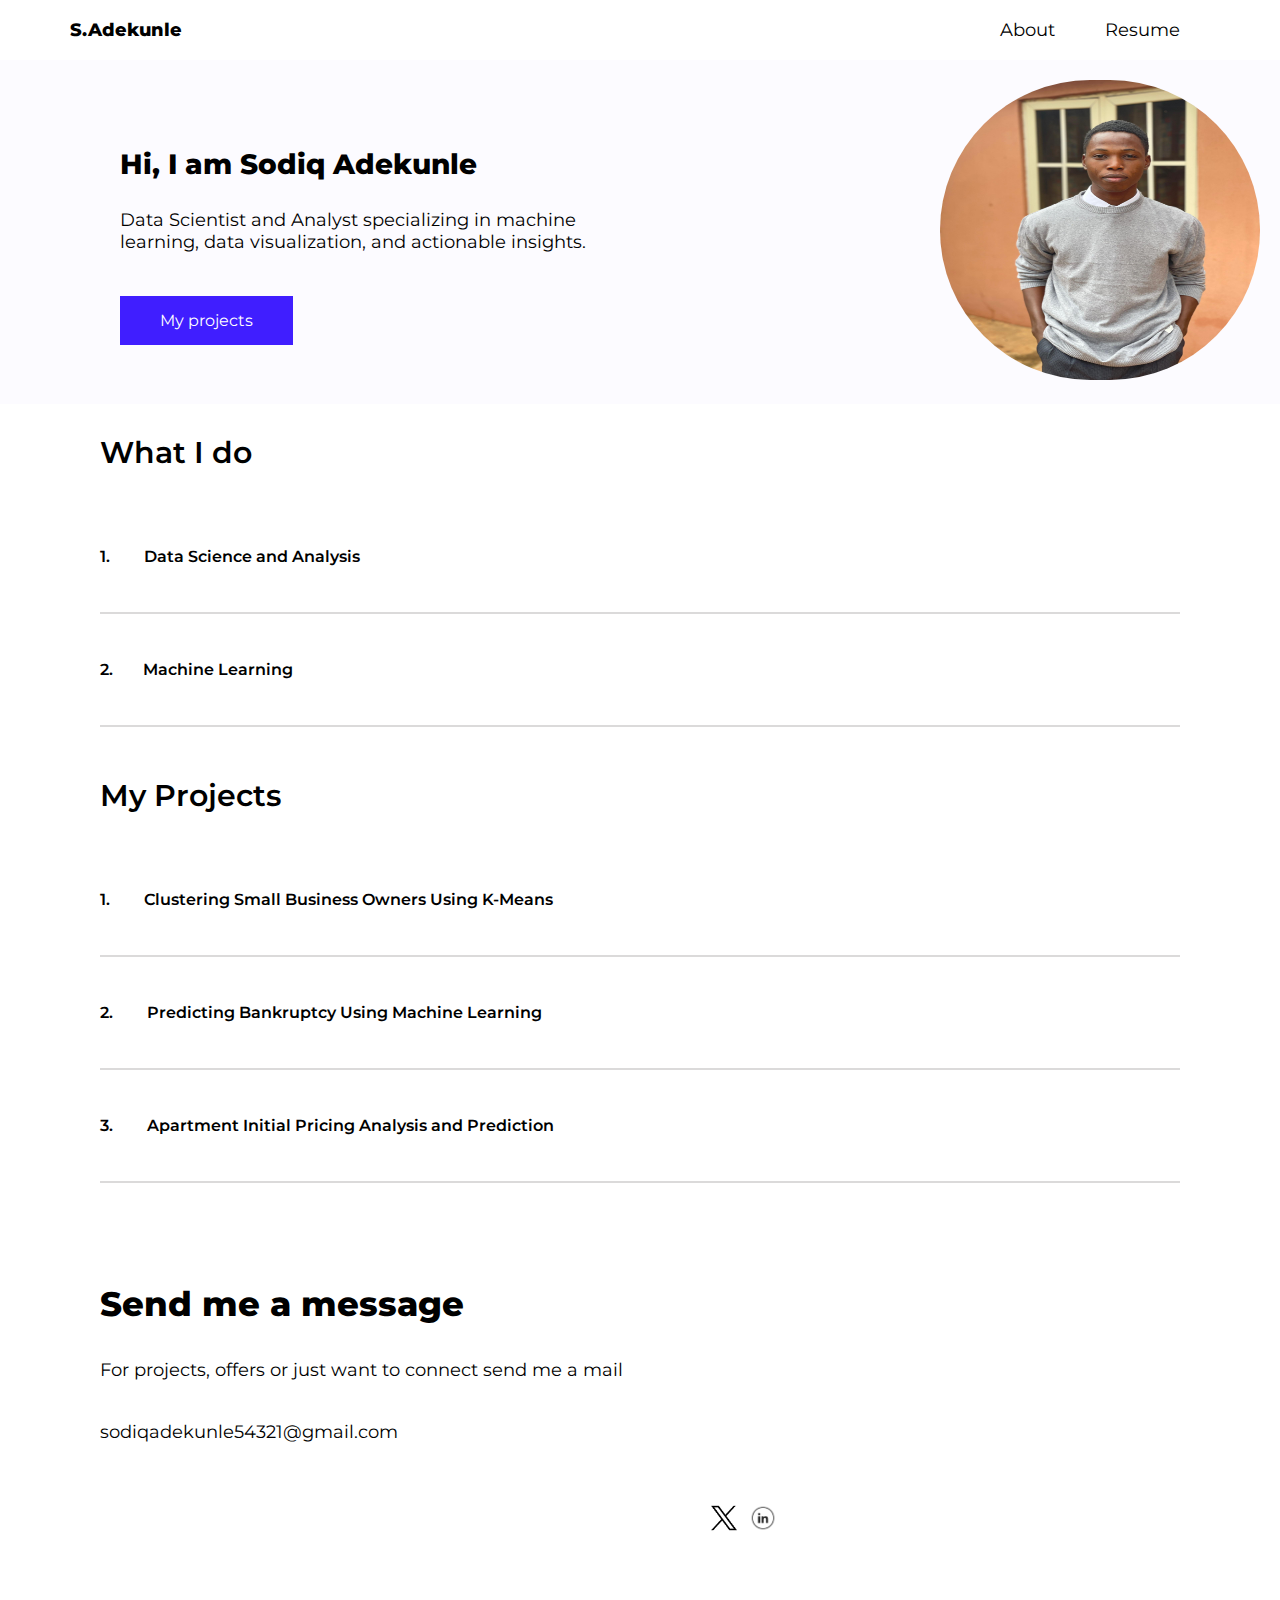
<file: index.html>
<!DOCTYPE html>
<html>
    <head>
       <title> myportfolio</title>
       <link rel="stylesheet" href="home.css"> 
       <link rel="stylesheet" href="faq.css">
       <link rel="preconnect" href="https://fonts.googleapis.com">
<link rel="preconnect" href="https://fonts.gstatic.com" crossorigin>
<link href="https://fonts.googleapis.com/css2?family=Montserrat:ital,wght@0,100..900;1,100..900&display=swap" 
rel="stylesheet">
    </head>
    <body>
       
        <div class="navigation-section">
            <div class="left-section">S.Adekunle</div>
            <div class="right-section">
           <p><a href="about.html">About</a></p> 
           <p> <a href="https://drive.google.com/file/d/1R9l2eqqvtqWJ4jzNh0BDu46OYABlAHfU/view?usp=sharing">Resume </a></p> 
           
            </div>
        </div>
       
        <div class="section1">
            <div>
                <p class="name-paragraph">Hi, I am Sodiq Adekunle</p>
                <p class="intro-paragraph">Data Scientist and Analyst specializing in machine learning, 
                    data visualization, and actionable insights.</p>
                    <button class="project-button"> My projects</button>
            </div>
            <div>
                <img class="mypic" src="pics/mypic.jpeg" alt="">
            </div>
            </div>


            <div class="project-head">What I do</div>

        
            <div class="faq">
                <div class="question">
                   <p class="head">1. <span class="highlight">Data Science and Analysis</span></p>
                </div>
    
                <div class="answer">
                    <p>Python, Pandas, Numpy, Matplotlib, Seaborn, Plotly, PowerBI.
                    </p>
                </div>
            </div>
    

            <div class="faq">
                <div class="question">
                   <p class="head">2.<span class="highlight">Machine Learning</span></p>
                </div>
    
                <div class="answer">
                    <p>
                        Scikit-learn.
                    </p>
                </div>
            </div>




        <div class="project-head_2">My Projects</div>

        
        <div class="faq">
            <div class="question">
               <p class="head">1. <span class="highlight">Clustering Small Business Owners Using K-Means</span></p>
            </div>

            <div class="answer" >
                <p>This project aimed to analyze the financial profiles of small business owners and non-business owners, identify
                    patterns, and create clusters of small business owners with similar financial characteristics. The study involved exploratory 
                    data analysis, dimensionality reduction, and clustering using machine learning techniques.</p>
                    
                    <p>
                        The project utilized Python with Pandas and NumPy for data analysis and Matplotlib, Seaborn,
                         and Plotly for visualizations. Machine learning tasks included K-Means Clustering for 
                         segmentation and PCA for dimensionality reduction, both implemented using scikit-learn.
                    </p>
                    <a class="project-link" href="project1.html">Case study</a>
                    <a class="project-link_2" href="https://github.com/damilola-korede/Python_Data_Analysis_codes/blob/main/Kmeans%20Clustering%20for%20small%20businesses.ipynb" target="_blank">Link to Github</a>
            </div>
        </div>



        <div class="faq">
            <div class="question">
                <p class="head">2. <span class="highlight">Predicting Bankruptcy Using Machine Learning</span></p>
            </div>
            
            <div class="answer">
                <p>The goal of this project was to develop a machine learning model 
                    to predict whether a company would go bankrupt based on financial 
                    indicators. The project involved preprocessing an imbalanced dataset, 
                    training a model, and evaluating its performance to achieve high 
                    accuracy and reliability.</p>
                    <p>
                         
                        Pandas and NumPy were used for data preprocessing and Matplotlib and Seaborn 
                        for visualizations. Scikit-learn was used to train and evaluate a 
                        Random Forest Classifier, with performance assessed using metrics like 
                        the confusion matrix.

                    </p>
                    <a class="project-link" href="project2.html">Case study</a>
                    <a class="project-link_2" href="https://github.com/damilola-korede/Python_Data_Analysis_codes/blob/main/Bankruptcy.ipynb" target="_blank">Link to Github</a>
            </div>
        </div>


        <div class="faq">
            <div class="question">
                <p class="head">3. <span class="highlight">Apartment Initial Pricing 
                    Analysis and Prediction </span></p>
            </div>
            
            <div class="answer">
                <p>The project aimed to analyze the initial costs of apartments 
                    across different boroughs, identify trends, and predict future 
                    values using regression models.</p>
                    <p>
                        The project used pandas for data handling, matplotlib, seaborn,
                        and plotly.express for visualization, and sklearn with Ridge 
                        regression for modeling. ipywidgets added interactivity to the analysis.
                    </p>
                    <a class="project-link" href="project3.html">Case study</a>
                    <a class="project-link_2" href="https://github.com/damilola-korede/Python_Data_Analysis_codes/blob/main/Initial%20Price%20Prediction.ipynb" target="_blank">Link to Github</a>
            </div>
        </div>

        
    
        <p class="send-message">Send me a message</p>
        <p class="message-text">For projects, offers or just want 
            to connect send me a mail</p>
            <p class="mail">sodiqadekunle54321@gmail.com</p>
      

            <div class="logo-box">
                <a href="https://x.com/Adekunl40642977"><img class="logo" src="pics/x-logo-removebg-preview.png"></a>
                    <a href="https://www.linkedin.com/in/sodiq-adekunle-79381a201/"><img class="logo" src="pics/linked2-removebg-preview.png"></a>
            </div>

            <script src="./app.js"></script>
    </body>
</html>
</file>
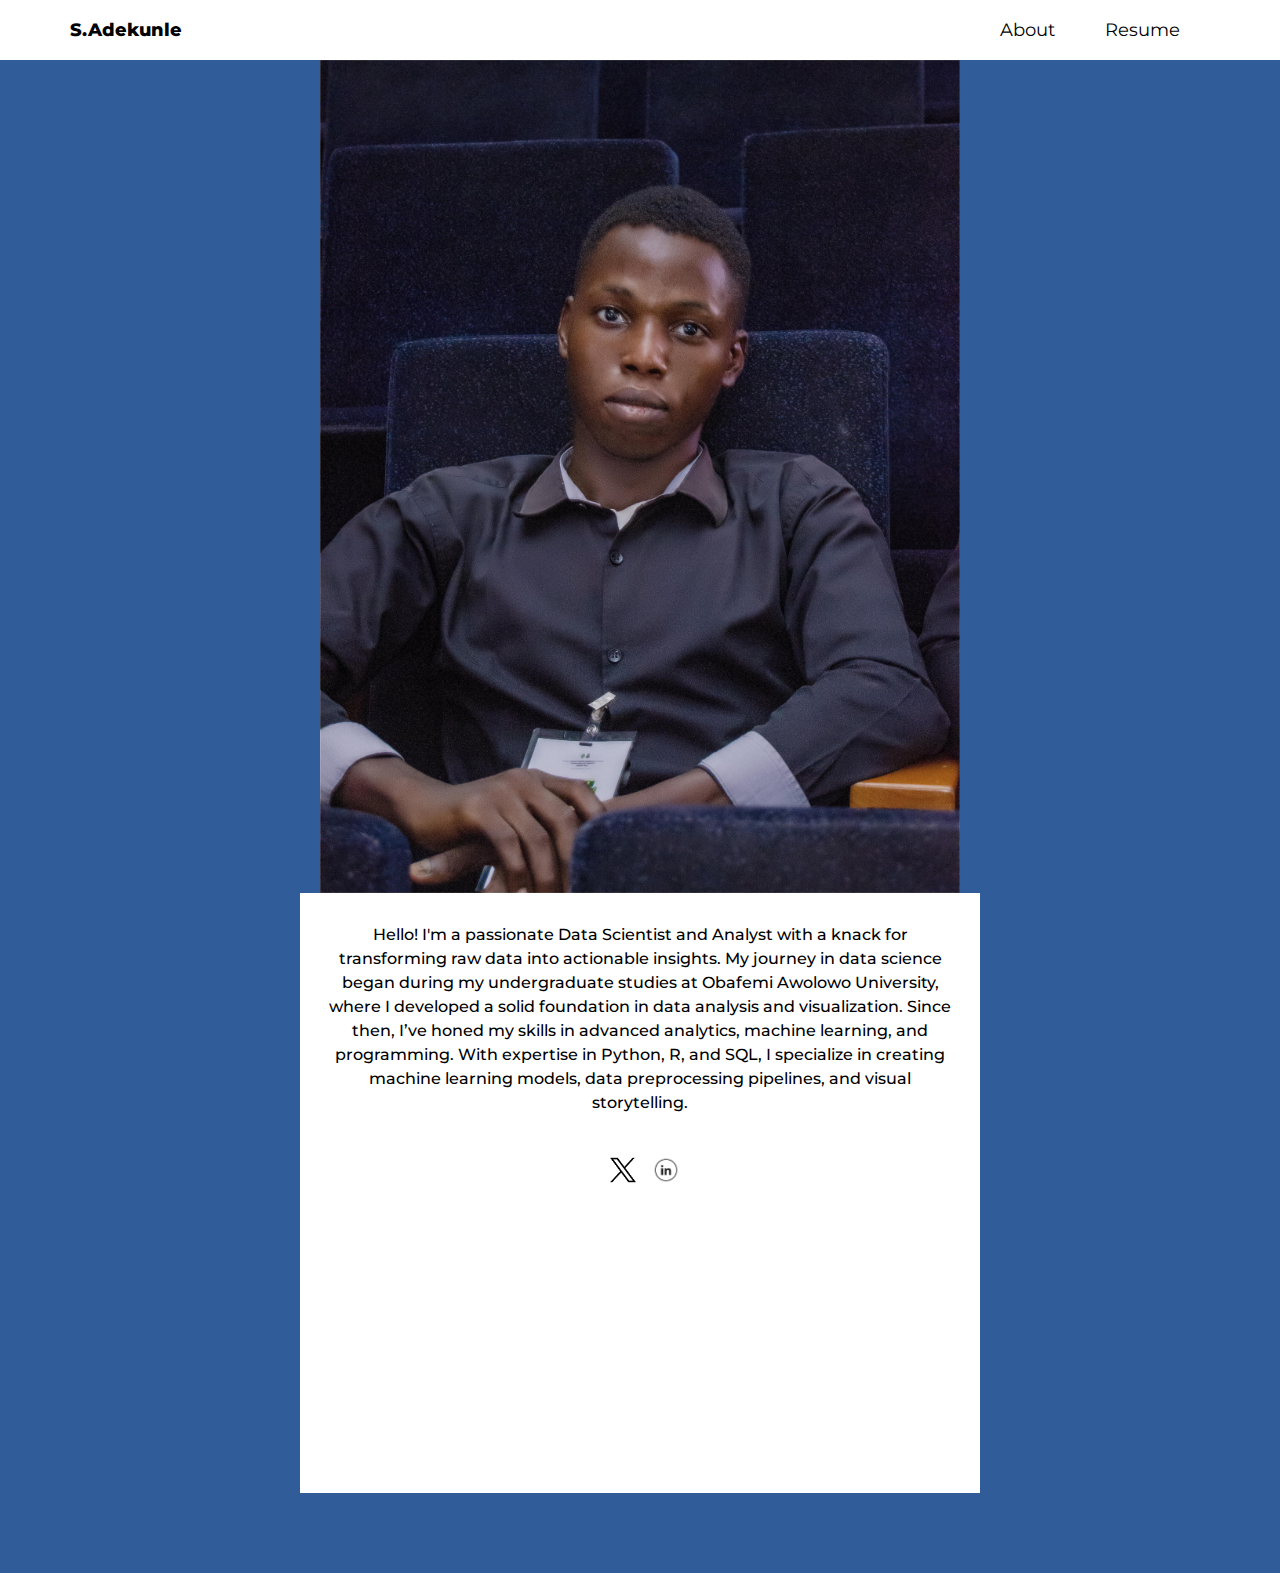
<file: about.html>
<!DOCTYPE html>
<html>
    <head>
       <title> about me</title>
       <link rel="stylesheet" href="about.css"> 
       <link rel="stylesheet" href="home.css"> 
       <link rel="preconnect" href="https://fonts.googleapis.com">
<link rel="preconnect" href="https://fonts.gstatic.com" crossorigin>
<link href="https://fonts.googleapis.com/css2?family=Montserrat:ital,wght@0,100..900;1,100..900&display=swap" 
rel="stylesheet">
    </head>

    <body>
       
        <div class="navigation-section">
            <div class="left-section"><a href="index.html">S.Adekunle</a></div>
            <div class="right-section">
           <p>About</p> 
           <p> <a href="https://drive.google.com/file/d/1R9l2eqqvtqWJ4jzNh0BDu46OYABlAHfU/view?usp=sharing">Resume </a></p> 
            </div>
        </div>

        <div class="img-box"> <img class="model-img" src="pics/mypic2.jpg"></div>

        <div class="about-text">
            <div>
                Hello! I'm a passionate Data Scientist and Analyst with a knack for transforming raw data into actionable insights. 
                My journey in data science began during my undergraduate studies at Obafemi Awolowo University, where I developed a 
                solid foundation in data analysis and visualization. Since then, I’ve honed my skills in advanced analytics, machine learning,
                and programming. With expertise in Python, R, and SQL, I specialize in creating machine learning models, 
                data preprocessing pipelines, and visual storytelling.
            </div>

           
                <a href="https://x.com/Adekunl40642977"><img class="logo" src="pics/x-logo-removebg-preview.png"></a>
                 <a href="https://www.linkedin.com/in/sodiq-adekunle-79381a201/"><img class="logo" src="pics/linked2-removebg-preview.png"></a>
           
            
        </div>
       

       
    </body>
</html>
</file>
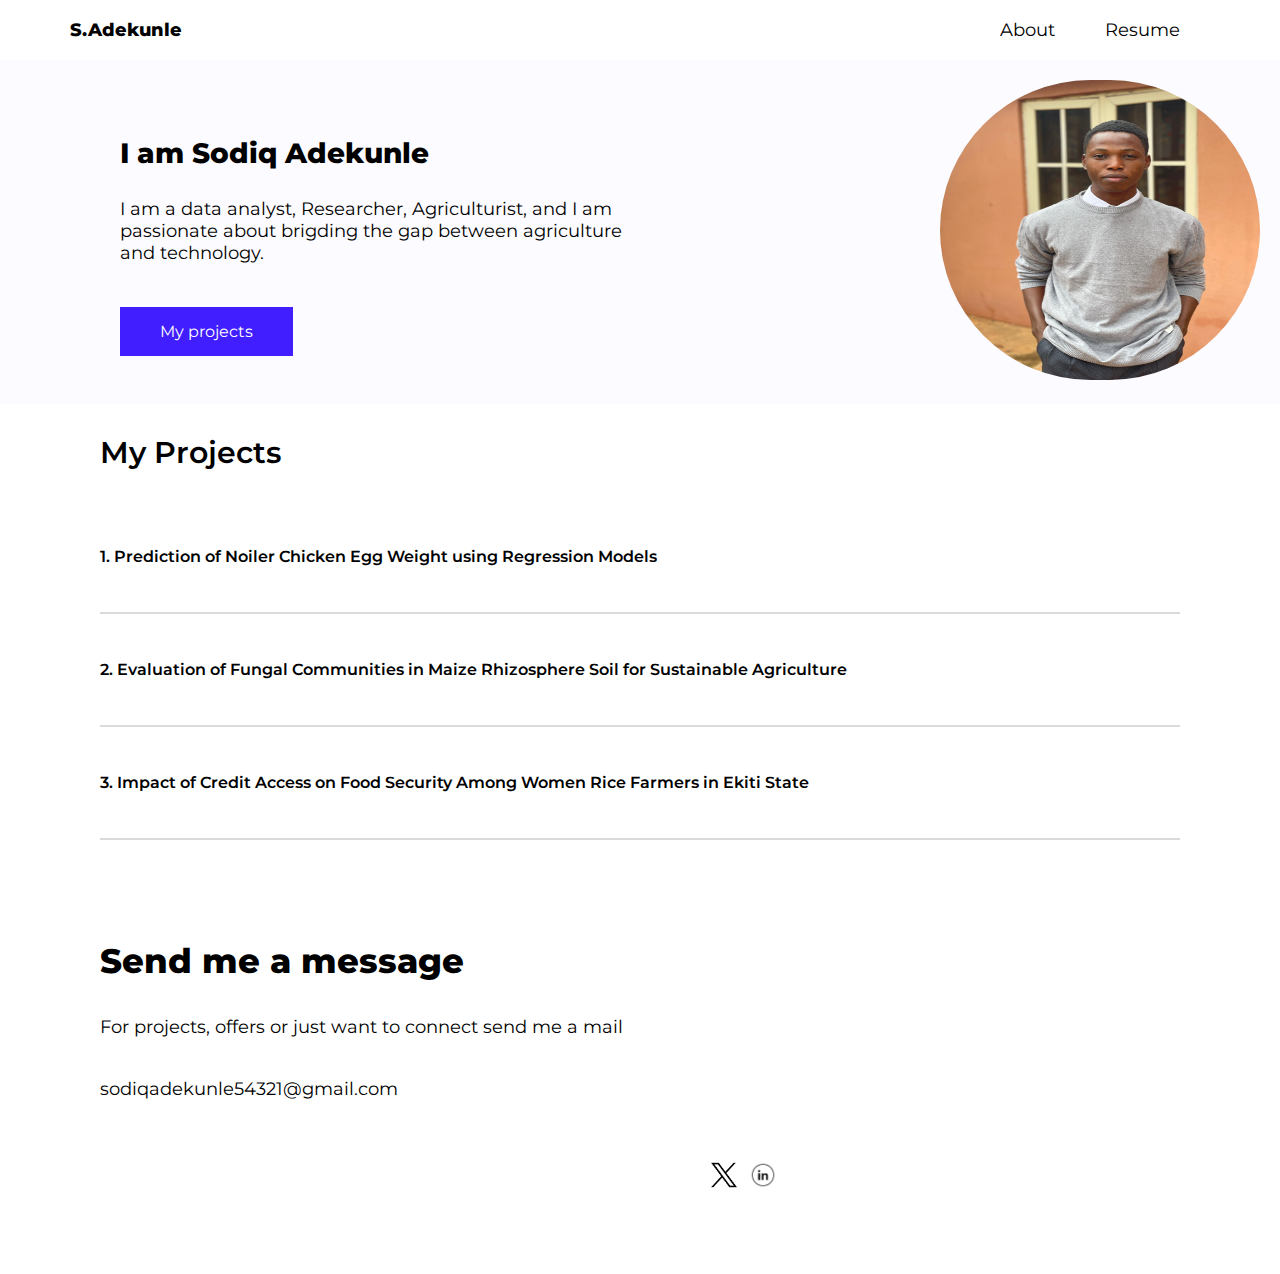
<file: home.html>
<!DOCTYPE html>
<html>
    <head>
       <title> myportfolio</title>
       <link rel="stylesheet" href="home.css"> 
       <link rel="stylesheet" href="faq.css">
       <link rel="preconnect" href="https://fonts.googleapis.com">
<link rel="preconnect" href="https://fonts.gstatic.com" crossorigin>
<link href="https://fonts.googleapis.com/css2?family=Montserrat:ital,wght@0,100..900;1,100..900&display=swap" 
rel="stylesheet">
    </head>
    <body>
       
        <div class="navigation-section">
            <div class="left-section">S.Adekunle</div>
            <div class="right-section">
           <p><a href="about.html">About</a></p> 
           <p> <a href="https://drive.google.com/file/d/1t1RRswncyKbLR7PbBCzGRoyEMJJEM7Dk/view?usp=drive_link">Resume </a></p> 
            </div>
        </div>
       
        <div class="section1">
            <div>
                <p class="name-paragraph">I am Sodiq Adekunle</p>
                <p class="intro-paragraph">I am a data analyst, Researcher,  Agriculturist,
                    and I am passionate about brigding the gap between
                    agriculture and technology.</p>
                    <button class="project-button"> My projects</button>
            </div>
            <div>
                <img class="mypic" src="pics/mypic.jpeg" alt="">
            </div>
            </div>

        <div class="project-head">My Projects</div>

        
        <div class="faq">
            <div class="question">
               <p class="head">1. Prediction of Noiler Chicken Egg Weight
                    using Regression Models</p>
            </div>

            <div class="answer">
                <p>Analyzed data from 300 eggs collected across three Noiler chicken varieties (black, barred
                    , and brown) at two age points (26 and 46 weeks). Developed multiple linear regression models
                     using SAS software to establish predictive equations, achieving a high accuracy with R² 
                    values of 0.9996 for all varieties</p>
                    <p>
                        Tools used: SAS for regression analysis, Excel for data management
                        Statistical methods: multiple linear regression
                    </p>
                    <a class="project-link" href="project3.html">Link</a>
            </div>
        </div>


        <div class="faq">
            <div class="question">
                <p class="head">2. Evaluation of Fungal Communities in Maize Rhizosphere Soil for Sustainable Agriculture

                </p>
            </div>
            
            <div class="answer">
                <p>Employed statistical analysis to quantify fungal abundance and identify dominant 
                    species such as Aspergillus spp., Rhizopus spp., and Trichoderma spp. Utilized 
                    ANOVA to determine significant differences in fungal populations, revealing key 
                    insights into the effects of local environmental conditions on soil health.</p>
                    <p>
                        Tools used: SAS, Excel for data management
                        Statistical methods: ANOVA, Descriptive Statistics

                    </p>
                    <a class="project-link" href="project2.html">Link</a>
            </div>
        </div>


        <div class="faq">
            <div class="question">
                <p class="head">3. Impact of Credit Access on Food Security Among Women 
                    Rice Farmers in Ekiti State</p>
            </div>
            
            <div class="answer">
                <p>The analysis utilized probit regression models and food security
                     indices to determine the factors contributing to food security. 
                     Results indicated that access to credit significantly improves 
                     food security, allowing farmers to invest in better inputs, 
                     while factors such as large household sizes had a negative impact.</p>
                    <p>
                        Tools used: SAS for regression analysis, Excel for data management
                        Statistical methods: Probit Regression, Food Security Index,
                        Budgetary Analysis.</p>
                        <a class="project-link" href="project3.html">Link</a>
            </div>
        </div>

        
    
        <p class="send-message">Send me a message</p>
        <p class="message-text">For projects, offers or just want 
            to connect send me a mail</p>
            <p class="mail">sodiqadekunle54321@gmail.com</p>
      

            <div class="logo-box">
                <a href="https://x.com/Adekunl40642977"><img class="logo" src="pics/x-logo-removebg-preview.png"></a>
                    <a href="https://www.linkedin.com/in/sodiq-adekunle-79381a201/"><img class="logo" src="pics/linked2-removebg-preview.png"></a>
            </div>

            <script src="./app.js"></script>
    </body>
</html>
</file>
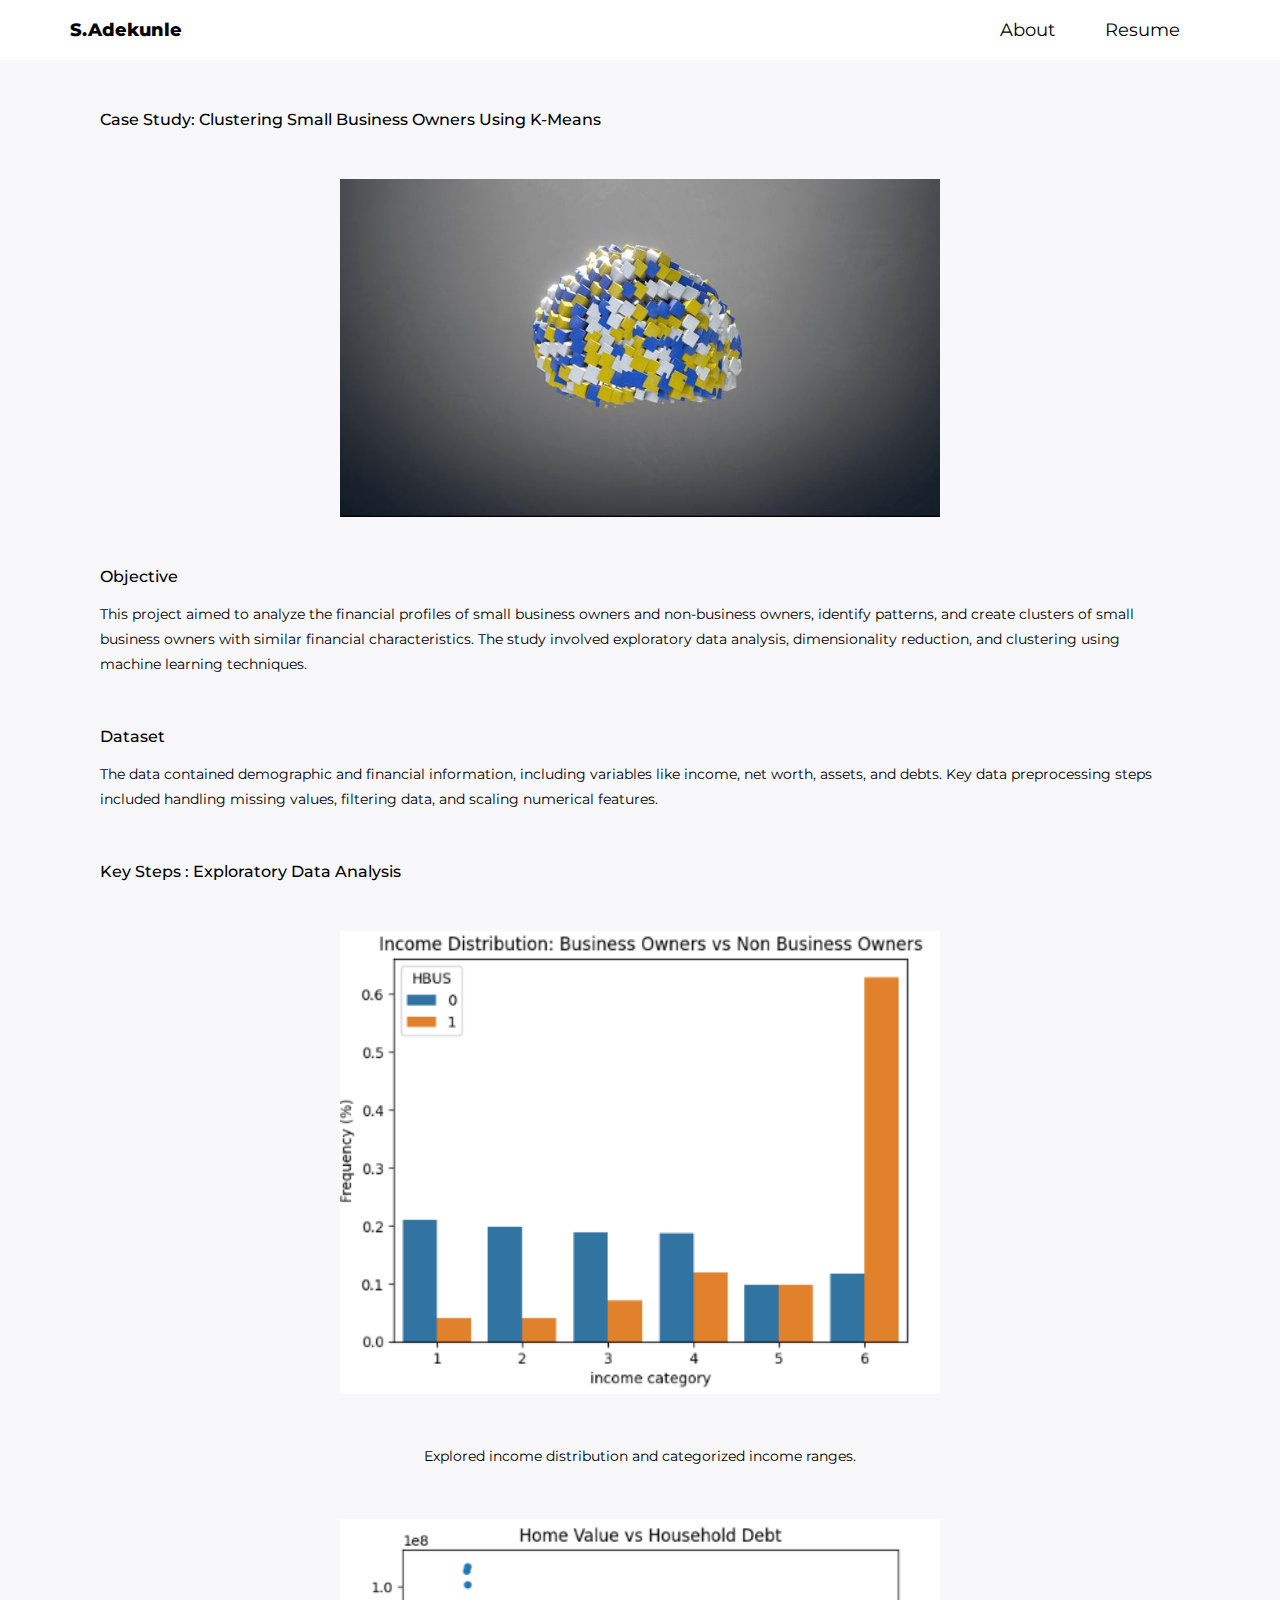
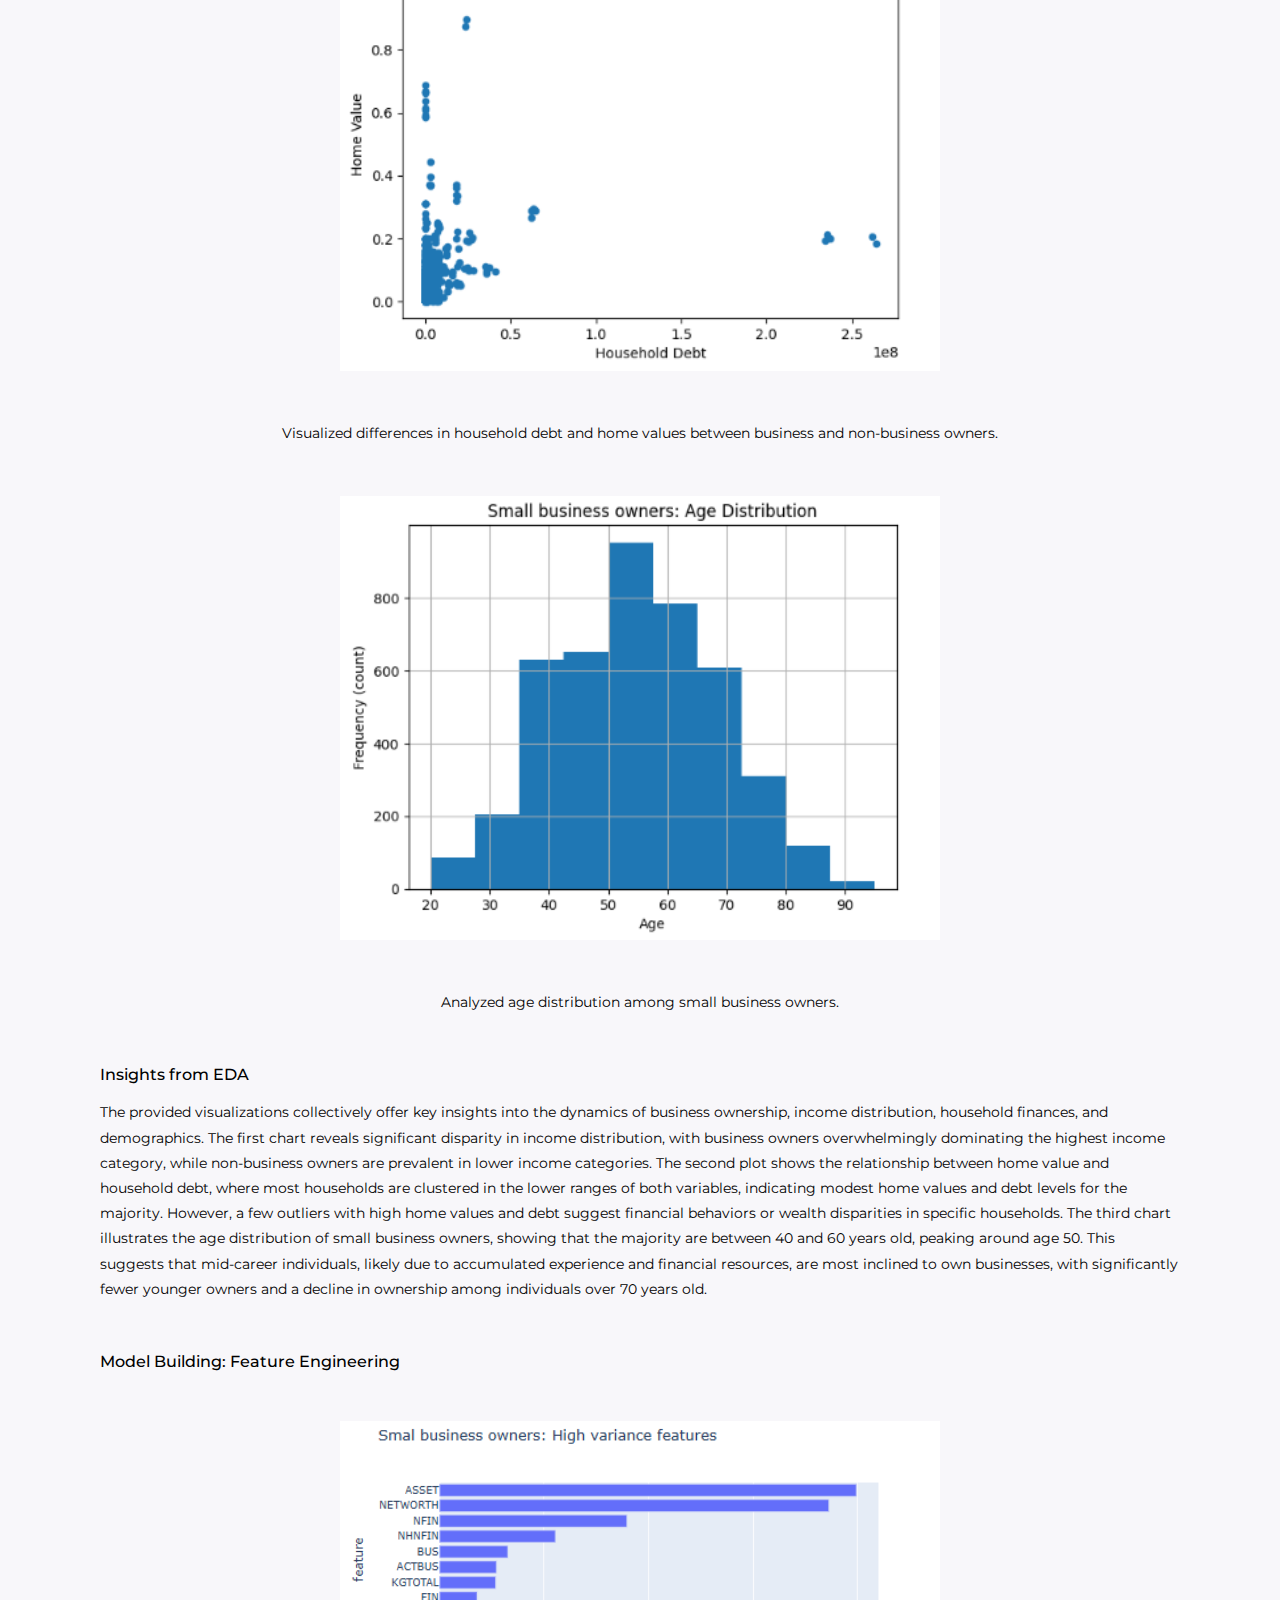
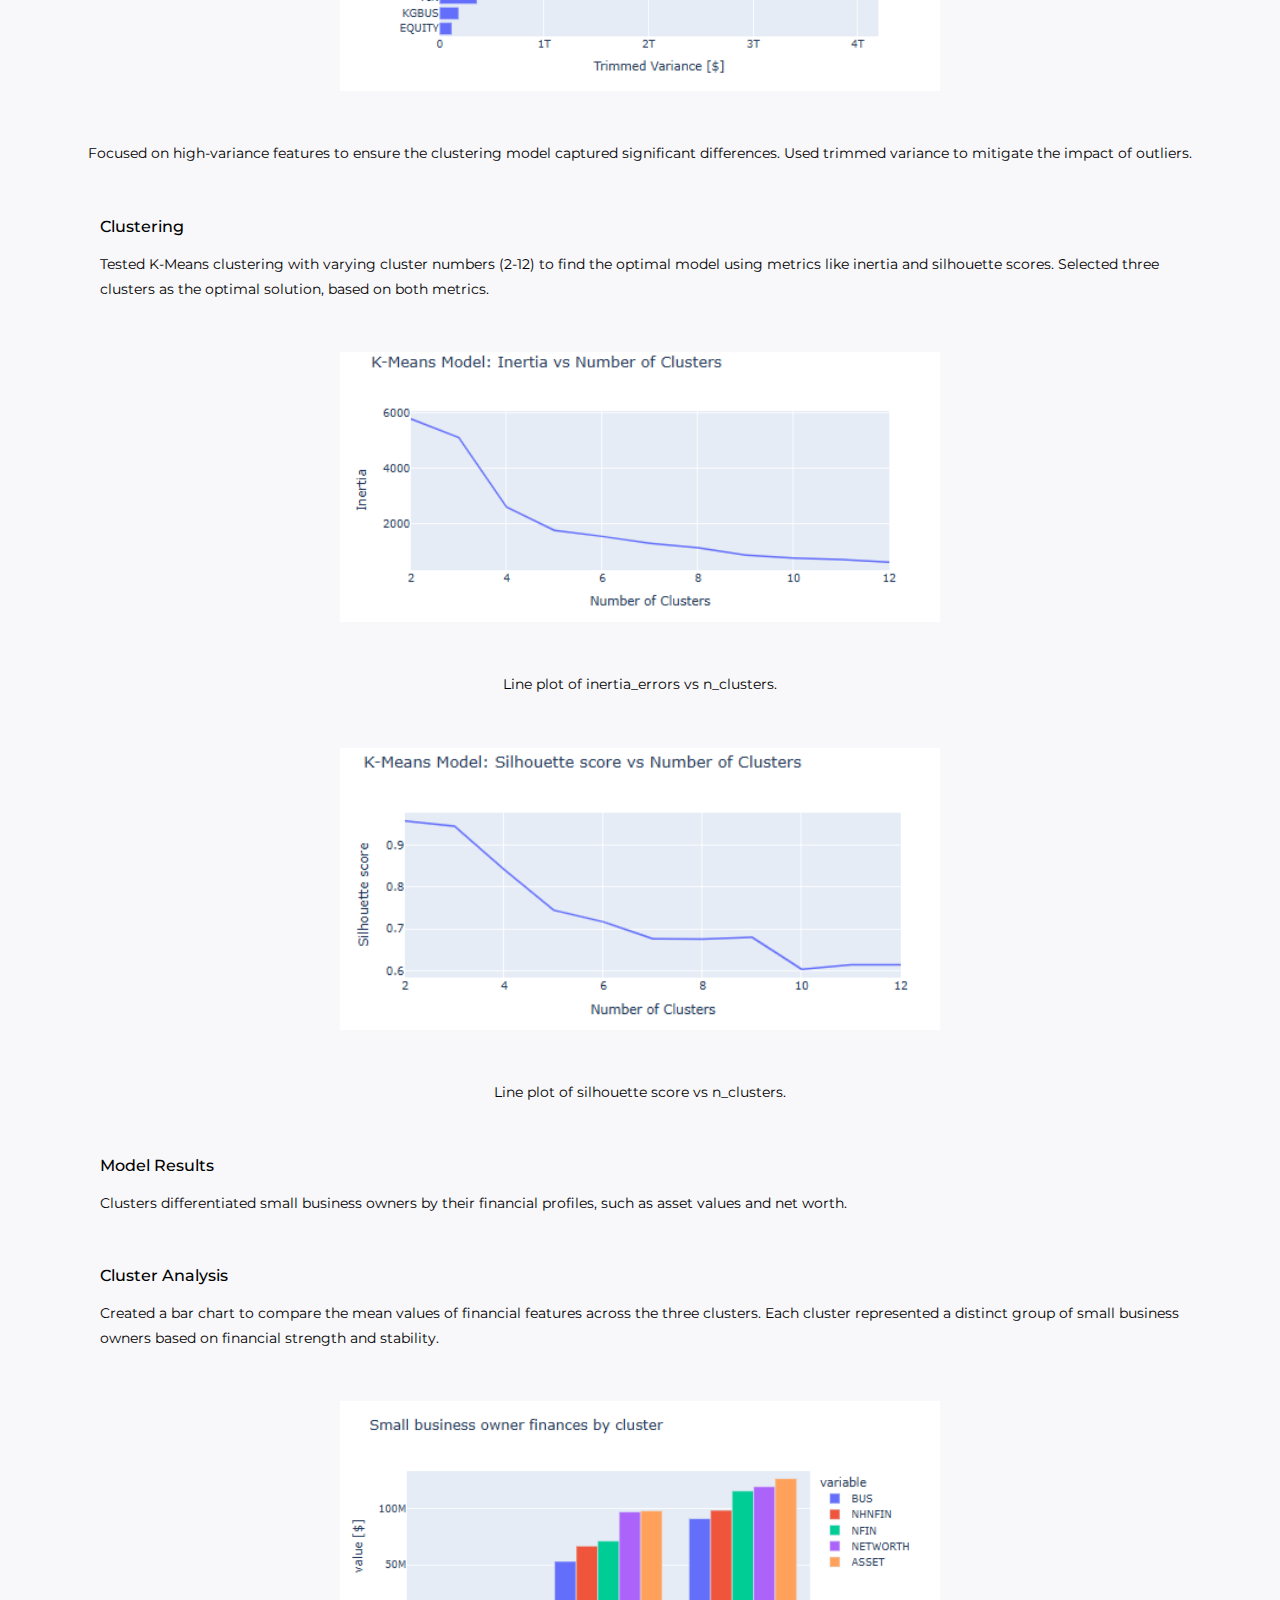
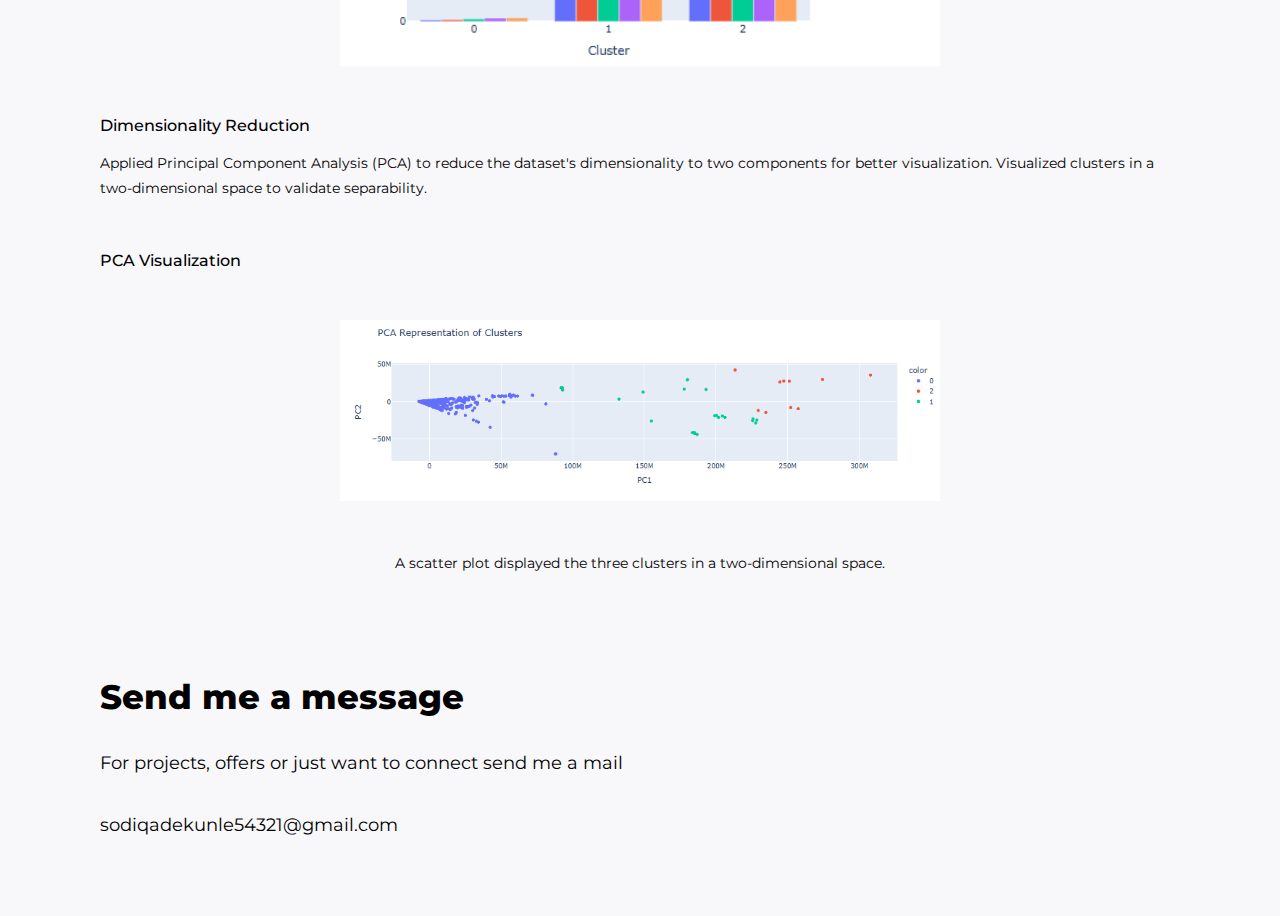
<file: project1.html>
<!DOCTYPE html>
<html>
    <head>
       <title> Small business owners </title>
       <link rel="stylesheet" href="home.css"> 
       <link rel="stylesheet" href="project1.css">
       <link rel="preconnect" href="https://fonts.googleapis.com">
<link rel="preconnect" href="https://fonts.gstatic.com" crossorigin>
<link href="https://fonts.googleapis.com/css2?family=Montserrat:ital,wght@0,100..900;1,100..900&display=swap" 
rel="stylesheet">
    </head>
    <body>
       
        <div class="navigation-section">
            <div class="left-section"><a href="index.html">S.Adekunle</a></div>
            <div class="right-section">
                <p><a href="about.html">About</a></p> 
           <p> <a href="https://drive.google.com/file/d/1R9l2eqqvtqWJ4jzNh0BDu46OYABlAHfU/view?usp=sharing">Resume </a></p> 
            </div>
        </div>

        <p class="head">
            Case Study: Clustering Small Business 
            Owners Using K-Means
        </p>

        <img class="model-img" src="pics/cluster.jpg">
        
        <div>
        <p class="head">
            Objective
        </p>

        <p class="description">
            This project aimed to analyze the financial profiles of small business owners and non-business owners, identify
            patterns, and create clusters of small business owners with similar financial characteristics. The study involved exploratory 
            data analysis, dimensionality reduction, and clustering using machine learning techniques.
        </p>
         </div>
    

         <div>
            <p class="head">
                Dataset
            </p>
    
            <p class="description">
                The data contained demographic and financial information, including variables like income, net worth, assets, and debts. 
                Key data preprocessing steps included handling missing values, filtering data, and scaling numerical features.
            </p>
             </div>


             <div>
                <p class="head">
                    Key Steps : Exploratory Data Analysis
                </p>
                
                <img class="model-img" src="pics/vis 1.png">
                <p class="description_1">
                    Explored income distribution and categorized income ranges.
                </p>
                 </div>
            
                 
                 <img class="model-img" src="pics/vis 2.png">
                 <div>
                 <p class="description_1">
                    Visualized differences in household debt and home values between
                     business and non-business owners.
                </p>
                 </div>


                 <img class="model-img" src="pics/vis 3.png">
                 <div>
                 <p class="description_1">
                    Analyzed age distribution among small business owners.
                </p>
                 </div>


                 <div>
                    <p class="head">
                        Insights from EDA
                    </p>
            
                    <p class="description">
                        The provided visualizations collectively offer key insights 
                        into the dynamics of business ownership, income distribution, 
                        household finances, and demographics. The first chart reveals 
                        significant disparity in income distribution, with business 
                        owners overwhelmingly dominating the highest income category, 
                        while non-business owners are prevalent in lower income categories.  
                        The second plot shows the relationship between home value and 
                        household debt, where most households are clustered in the lower 
                        ranges of both variables, indicating modest home values and debt 
                        levels for the majority. However, a few outliers with high home 
                        values and debt suggest financial behaviors or wealth disparities in 
                        specific households. The third chart illustrates the age distribution 
                        of small business owners, showing that the majority are between 40 and 
                        60 years old, peaking around age 50. This suggests that mid-career individuals, 
                        likely due to accumulated experience and financial resources, are most 
                        inclined to own businesses, with significantly fewer younger owners and 
                        a decline in ownership among individuals over 70 years old.
                    </p>
                     </div>
            
                 
                 <div>
                    <p class="head">
                        Model Building: Feature Engineering
                    </p>
                    
                    <img class="model-img" src="pics/vis 4.png">
                    
                    <p class="description_1">
                        Focused on high-variance features to ensure the clustering model captured 
                        significant differences. Used trimmed variance to mitigate
                        the impact of outliers.
                    </p>
                </div>
                 
                <div>
                    <p class="head">
                        Clustering
                    </p>
                    
                    <p class="description">
                        Tested K-Means clustering with varying cluster numbers (2-12) to
                        find the optimal model using metrics like inertia and 
                        silhouette scores. Selected three clusters as the optimal 
                        solution, based on both metrics.
                    </p>
                </div>
                 

                <img class="model-img" src="pics/Inertia vis.png">
                 <div>
                 <p class="description_1">
                    Line plot of inertia_errors vs n_clusters.
                </p>
                 </div>

                 
                 <img class="model-img" src="pics/sil vis.png">
                 <div>
                 <p class="description_1">
                    Line plot of silhouette score vs n_clusters.
                </p>
                 </div>
                 
                
                 <div>
                    <p class="head">
                        Model Results
                    </p>
                    
                    <p class="description">
                        Clusters differentiated small business owners by 
                        their financial profiles, such as asset 
                        values and net worth.
                    </p>
                </div>
                 

                <div>
                    <p class="head">
                        Cluster Analysis
                    </p>
                    
                    <p class="description">
                        Created a bar chart to compare the mean values of financial 
                        features across the three clusters. Each cluster represented a 
                        distinct group of small business owners based on financial 
                        strength and stability.
                    </p>
                </div>
                <img class="model-img" src="pics/cluster vis.png">
                

                <div>
                    <p class="head">
                        Dimensionality Reduction
                    </p>
                    
                    <p class="description">
                        Applied Principal Component Analysis (PCA) to reduce
                        the dataset's dimensionality to two components for better
                        visualization. Visualized clusters in a two-dimensional 
                        space to validate separability.
                    </p>
                </div>
                
        
                <div>
                    <p class="head">
                        PCA Visualization
                    </p>
                </div>

                <img class="model-img" src="pics/pca vis.png">
                 
                <div>
                 <p class="description_1">
                A scatter plot displayed the three clusters 
                in a two-dimensional space.
                </p>
                 </div>
        
        
        <p class="send-message">Send me a message</p>
        <p class="message-text">For projects, offers or just want 
            to connect send me a mail</p>
            <p class="mail">sodiqadekunle54321@gmail.com</p>
      
            <script src="./app.js"></script>
    </body>
</html>
</file>
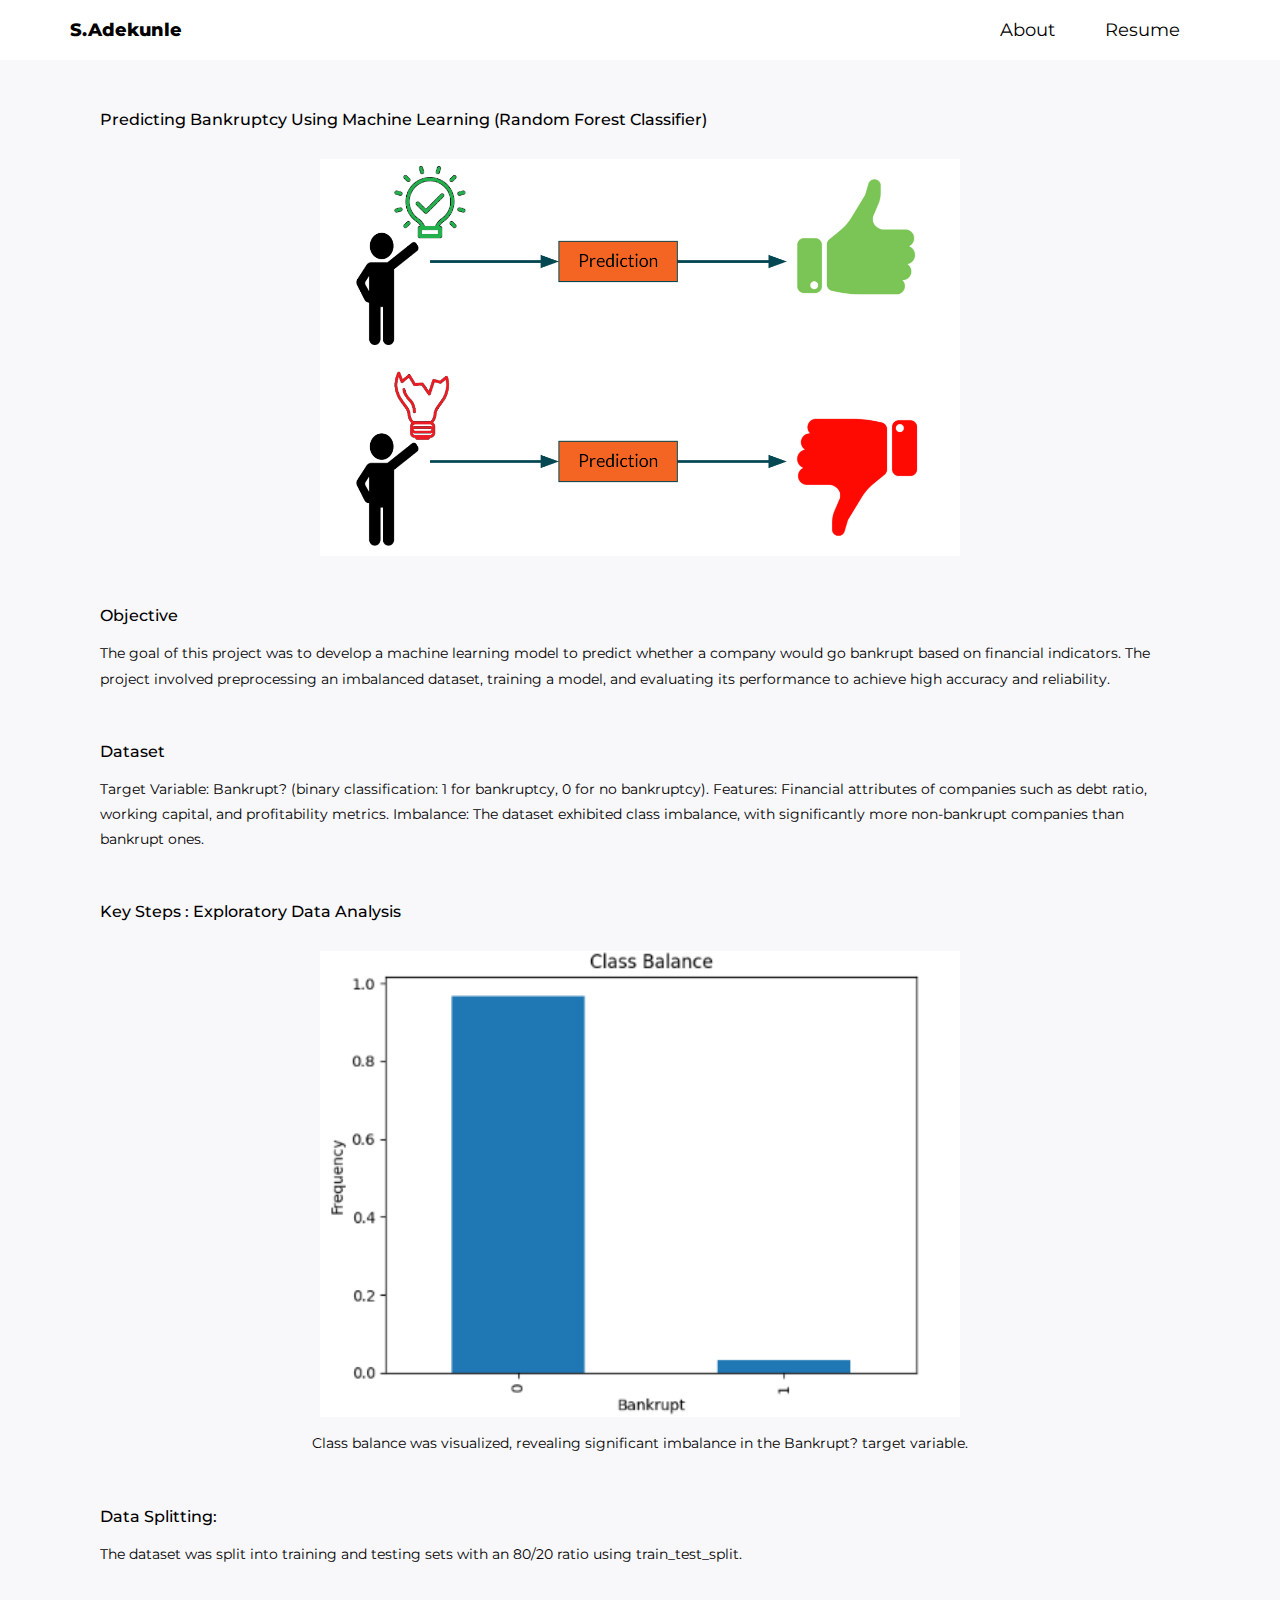
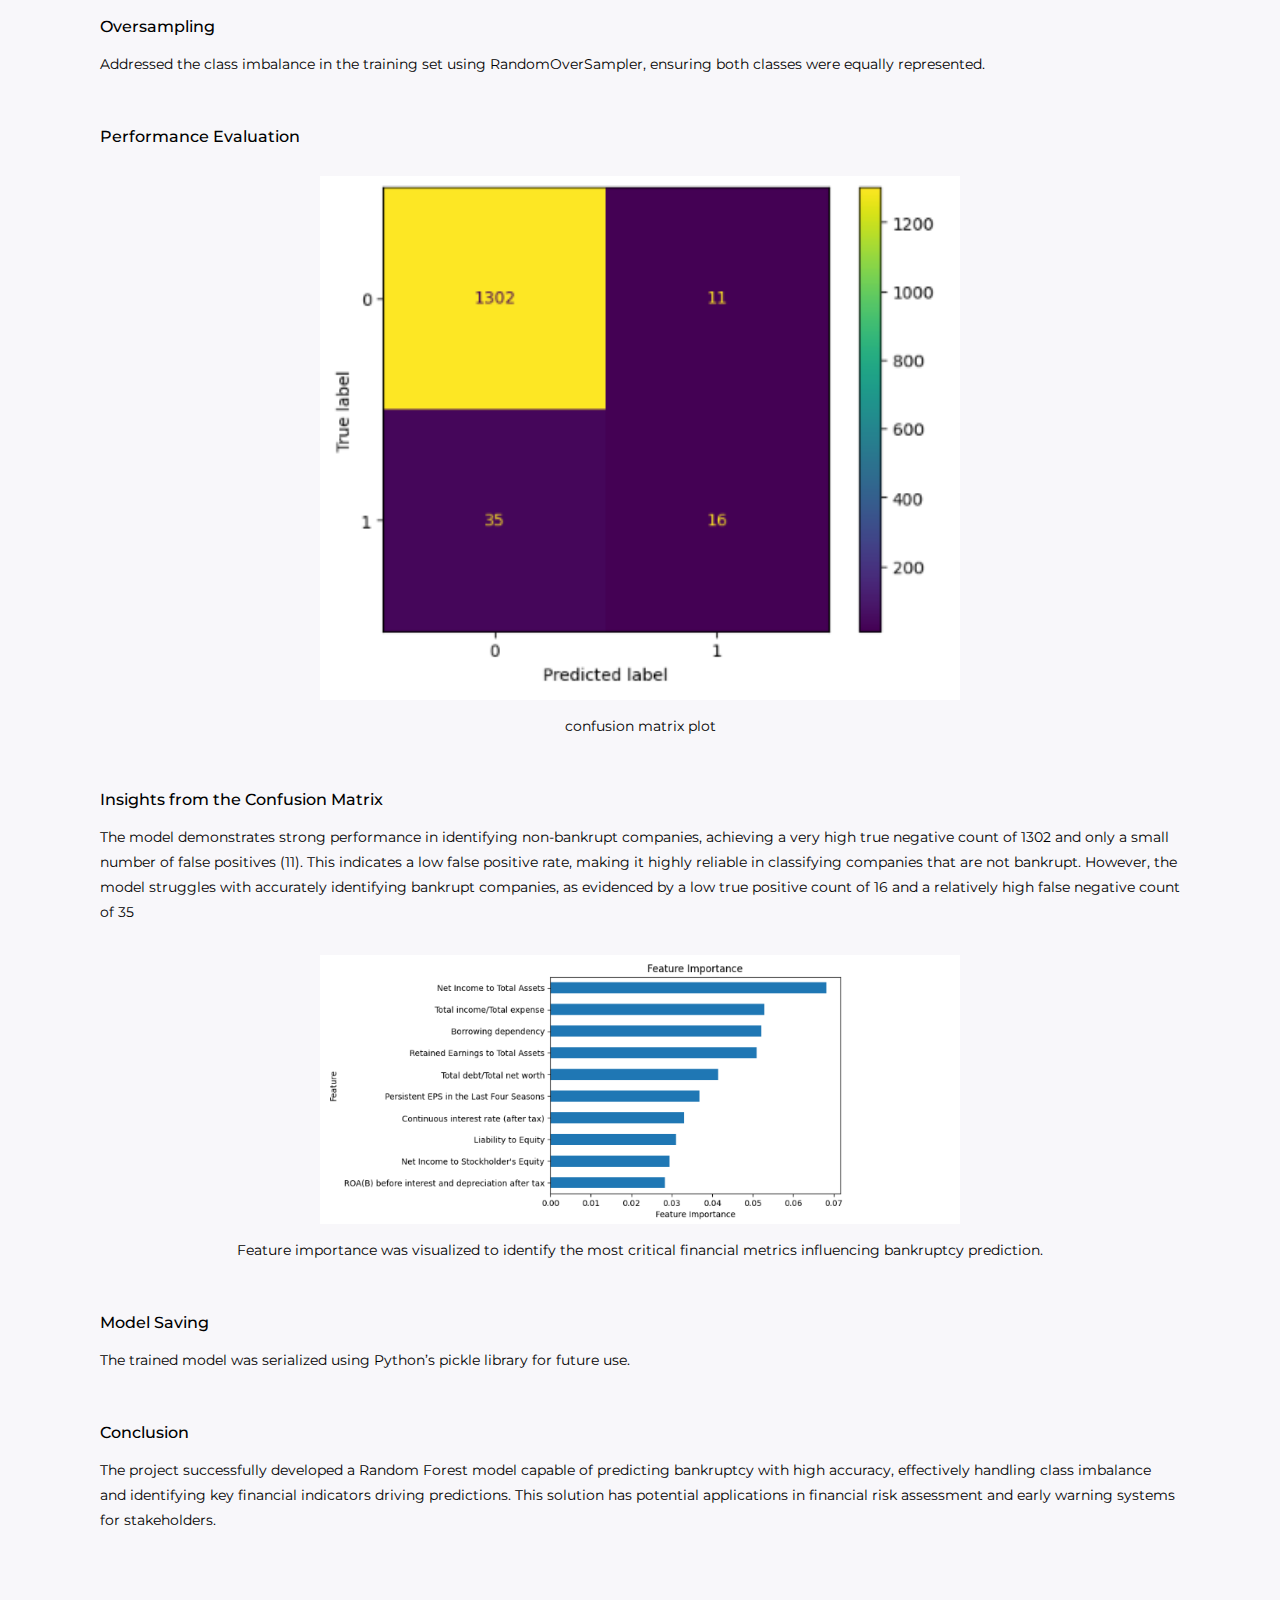
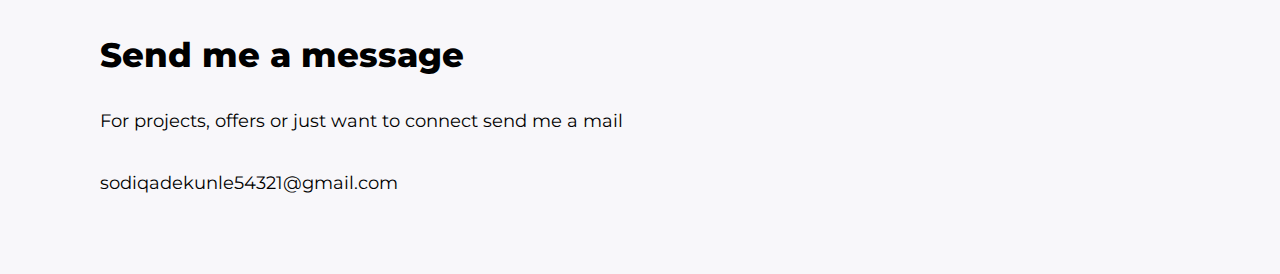
<file: project2.html>
<!DOCTYPE html>
<html>
    <head>
       <title> Bankruptcy Prediction </title>
       <link rel="stylesheet" href="home.css"> 
       <link rel="stylesheet" href="project2.css">
       <link rel="preconnect" href="https://fonts.googleapis.com">
<link rel="preconnect" href="https://fonts.gstatic.com" crossorigin>
<link href="https://fonts.googleapis.com/css2?family=Montserrat:ital,wght@0,100..900;1,100..900&display=swap" 
rel="stylesheet">
    </head>
    <body>
       
        <div class="navigation-section">
            <div class="left-section"><a href="index.html">S.Adekunle</a></div>
            <div class="right-section">
                <p><a href="about.html">About</a></p> 
           <p> <a href="https://drive.google.com/file/d/1R9l2eqqvtqWJ4jzNh0BDu46OYABlAHfU/view?usp=sharing">Resume </a></p> 
            </div>
        </div>

        <p class="head">
            Predicting Bankruptcy Using Machine Learning
             (Random Forest Classifier)
        </p>

        <img class="model-img" src="pics/predict.png">
        
        <div>
        <p class="head">
            Objective
        </p>

        <p class="description">
            The goal of this project was to develop a machine learning
            model to predict whether a company would go bankrupt based 
            on financial indicators. The project involved preprocessing 
            an imbalanced dataset, training a model, and evaluating its 
            performance to achieve high accuracy and reliability.
        </p>
         </div>
        

         <div>
            <p class="head">
                Dataset
            </p>
    
            <p class="description">
                Target Variable: Bankrupt? (binary classification: 1 for bankruptcy, 0 for no bankruptcy).
                Features: Financial attributes of companies such as debt ratio, working capital, and profitability
                metrics.
                Imbalance: The dataset exhibited class imbalance, with significantly more non-bankrupt companies 
                than bankrupt ones.
            </p>
             </div>


             <div>
                <p class="head">
                    Key Steps : Exploratory Data Analysis
                </p>
                
                <img class="model-img" src="pics/class balance.png">
                <p class="description_1">
                    Class balance was visualized, revealing significant 
                    imbalance in the Bankrupt? target variable.
                </p>
                 </div>


             <div>
                <p class="head">
                    Data Splitting:
                </p>
        
                <p class="description">
                    The dataset was split into training and testing sets with an 
                    80/20 ratio using train_test_split.
                </p>
                 </div>
            

                 <div>
                    <p class="head">
                        Oversampling
                    </p>
            
                    <p class="description">
                        Addressed the class imbalance in the training set using 
                        RandomOverSampler, ensuring both classes were equally
                        represented.
                    </p>
                     </div>
                 

                     <div>
                        <p class="head">
                            Performance Evaluation
                        </p>
                    </div>

                    <img class="model-img" src="pics/conf_matr.png">
                 <div>
                 <p class="description_1">
                    confusion matrix plot
                </p>
                 </div>
            

                 <div>
                    <p class="head">
                        Insights from the Confusion Matrix
                    </p>
            
                    <p class="description">
                        The model demonstrates strong performance in identifying 
                        non-bankrupt companies, achieving a very high true negative count 
                        of 1302 and only a small number of false positives (11). This 
                        indicates a low false positive rate, making it highly reliable 
                        in classifying companies that are not bankrupt. However, the model
                         struggles with accurately identifying bankrupt companies, as 
                         evidenced by a low true positive count of 16 and a relatively 
                         high false negative count of 35
                    </p>
                     </div>

                
                     <img class="model-img" src="pics/feat_imp.png">
                 <div>
                 <p class="description_1">
                    Feature importance was visualized to identify the most critical financial 
                    metrics influencing bankruptcy prediction.
                </p>
                 </div>

                
                 <div>
                    <p class="head">
                        Model Saving
                    </p>
            
                    <p class="description">
                        The trained model was serialized using Python’s 
                        pickle library for future use.
                    </p>
                     </div>


                     <div>
                        <p class="head">
                            Conclusion
                        </p>
                
                        <p class="description">
                            The project successfully developed a Random Forest
                            model capable of predicting bankruptcy with high accuracy, 
                            effectively handling class imbalance and identifying key 
                            financial indicators driving predictions. This solution 
                            has potential applications in financial risk assessment 
                            and early warning systems for stakeholders.
                        </p>
                         </div>


        <p class="send-message">Send me a message</p>
        <p class="message-text">For projects, offers or just want 
            to connect send me a mail</p>
            <p class="mail">sodiqadekunle54321@gmail.com</p>
      
            <script src="./app.js"></script>
    </body>
</html>
</file>
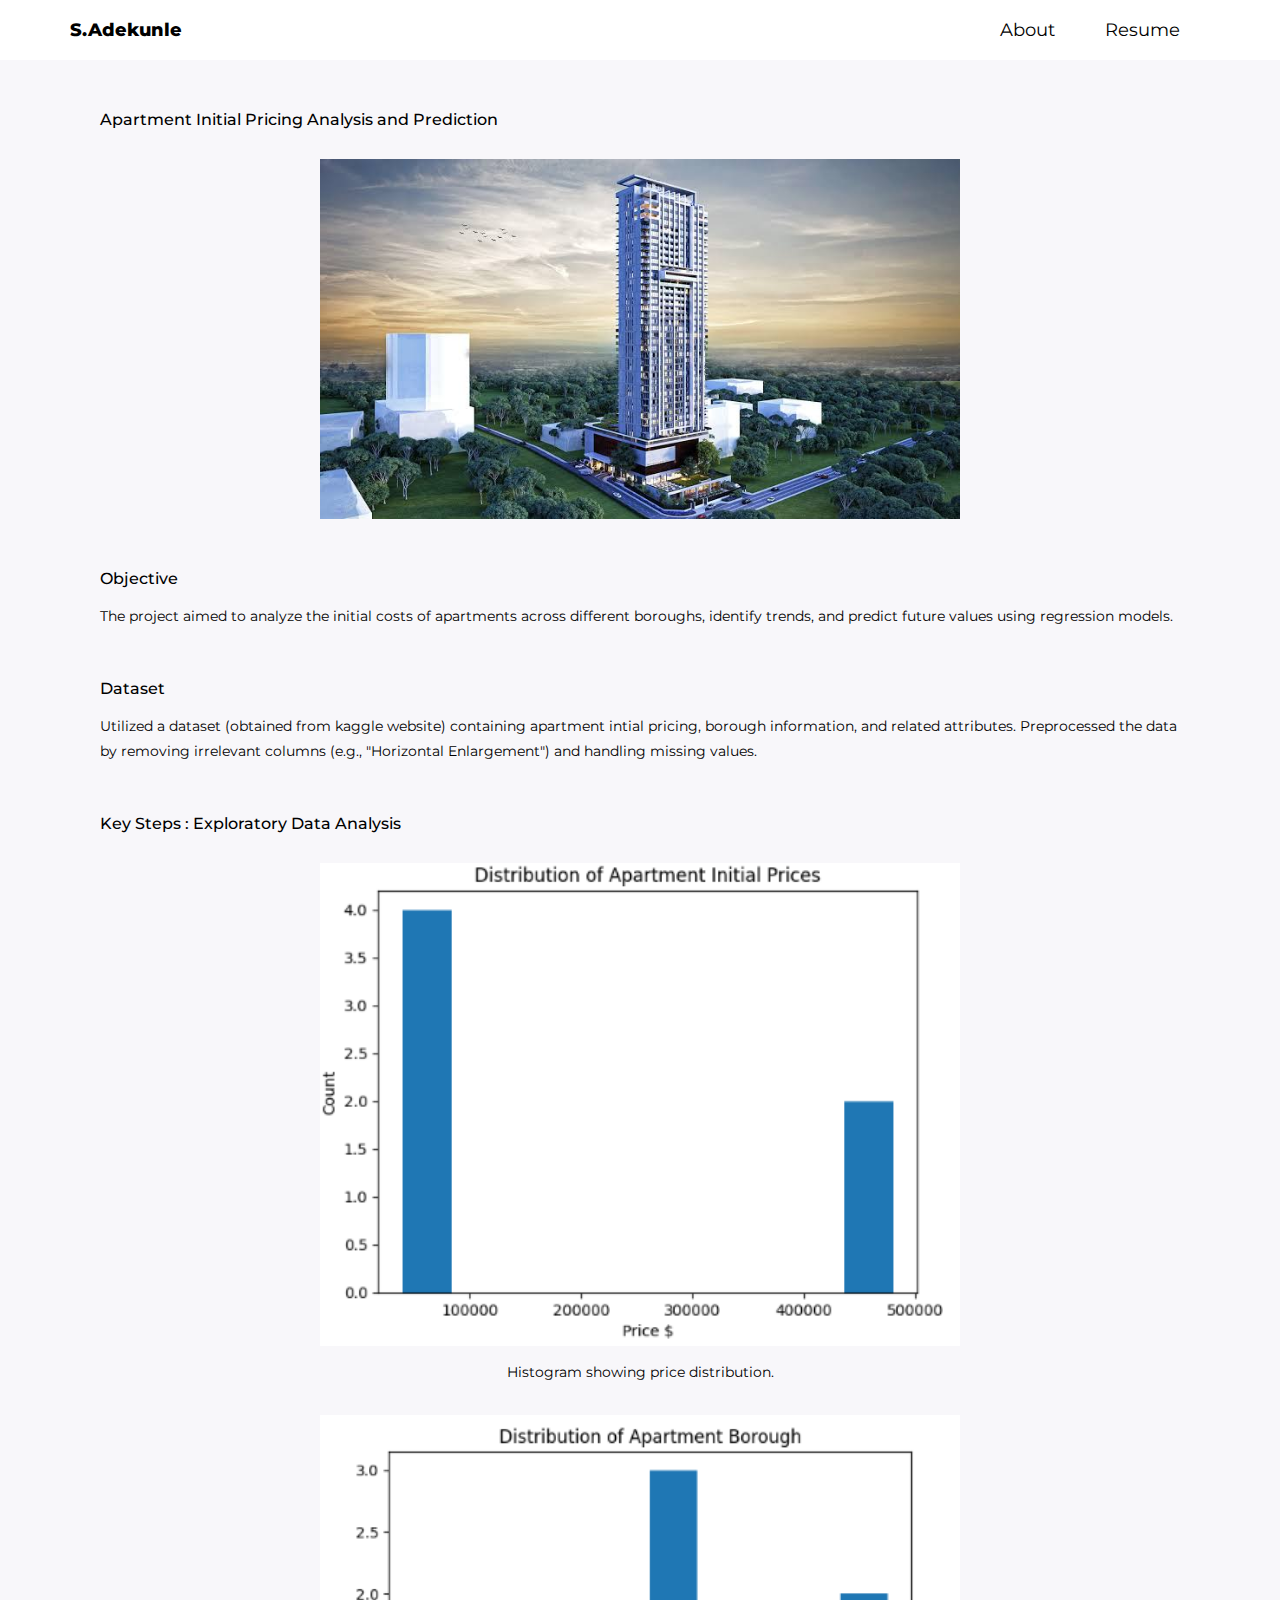
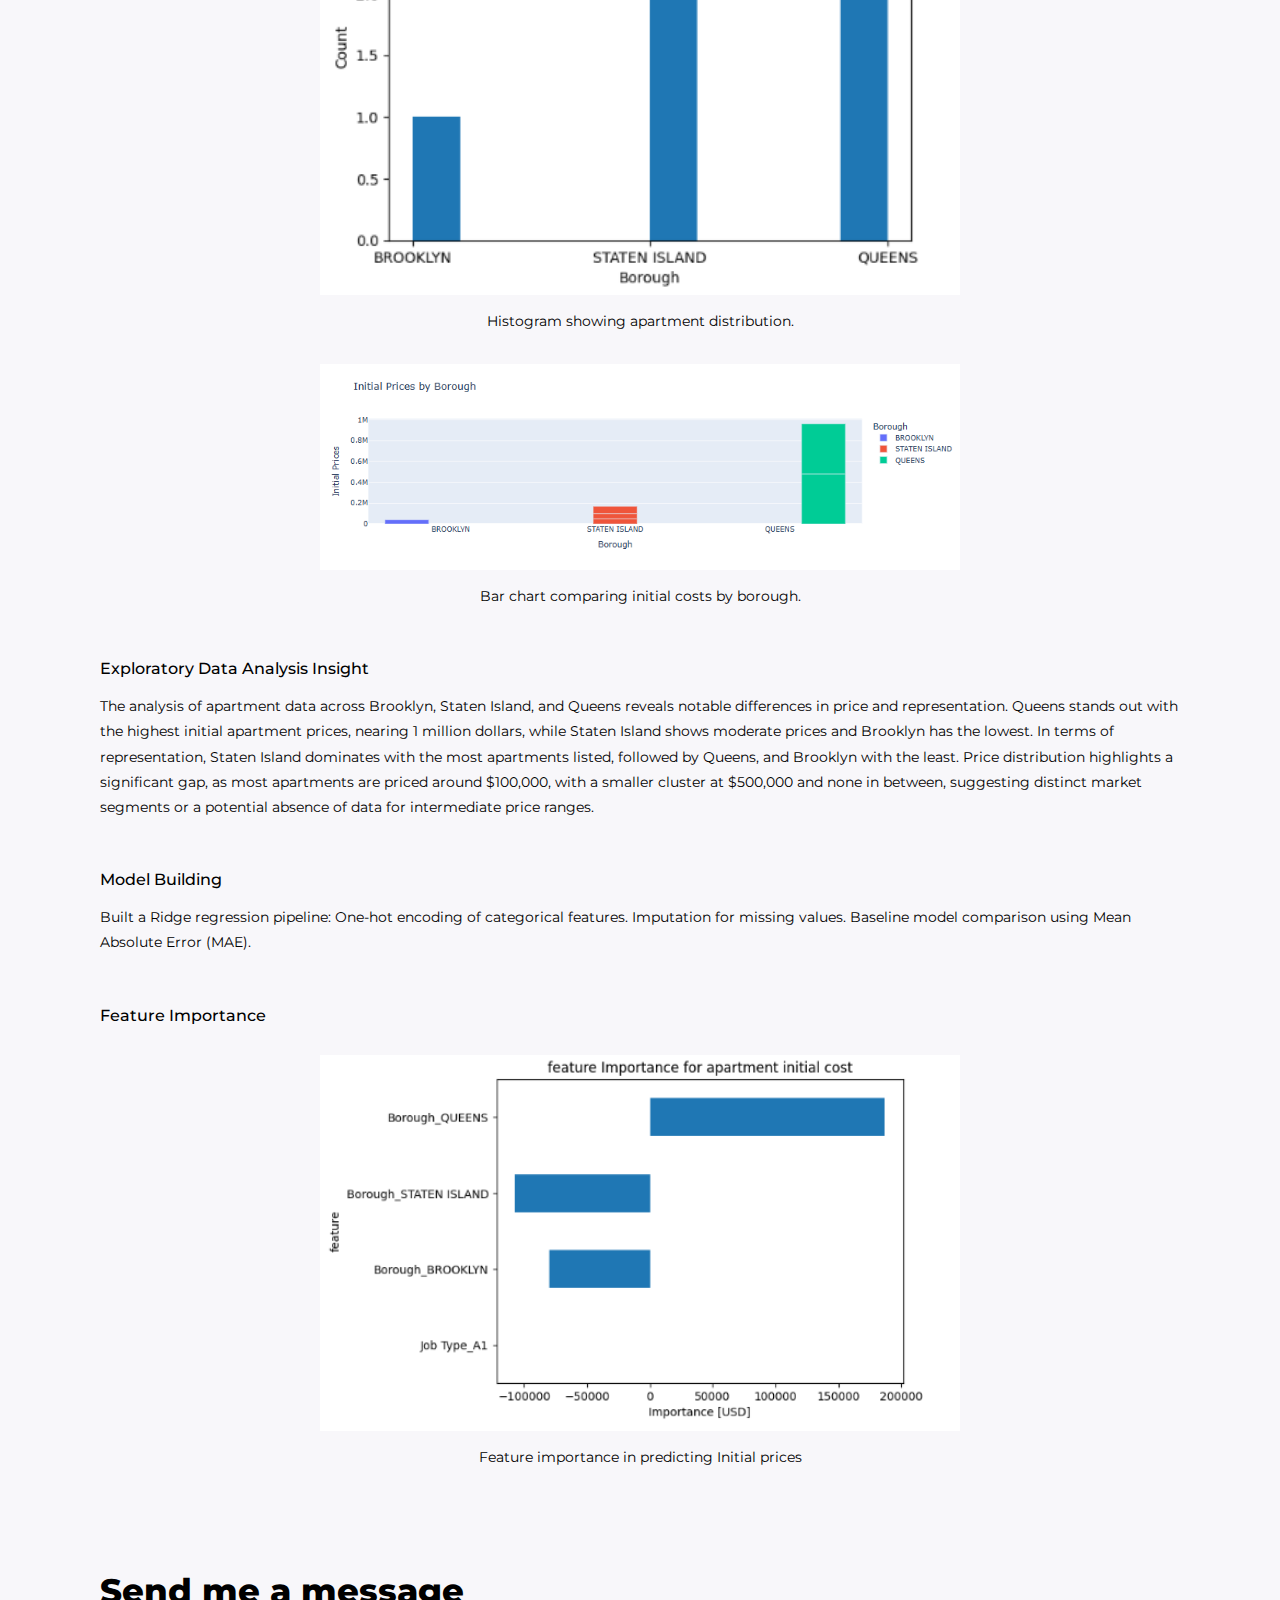
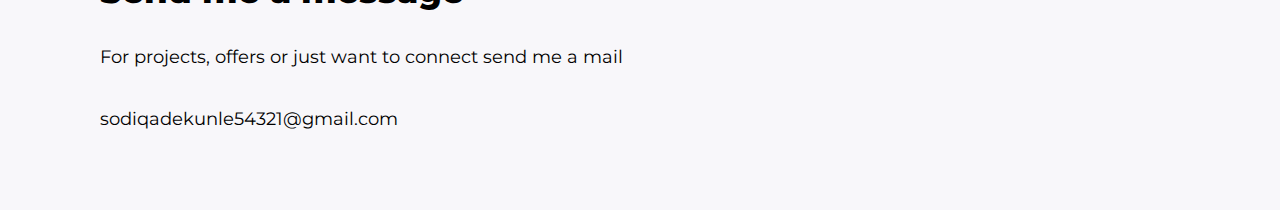
<file: project3.html>
<!DOCTYPE html>
<html>
    <head>
       <title> Initial Price Prediction </title>
       <link rel="stylesheet" href="home.css"> 
       <link rel="stylesheet" href="project3.css">
       <link rel="preconnect" href="https://fonts.googleapis.com">
<link rel="preconnect" href="https://fonts.gstatic.com" crossorigin>
<link href="https://fonts.googleapis.com/css2?family=Montserrat:ital,wght@0,100..900;1,100..900&display=swap" 
rel="stylesheet">
    </head>
    <body>
       
        <div class="navigation-section">
            <div class="left-section"><a href="index.html">S.Adekunle</a></div>
            <div class="right-section">
                <p><a href="about.html">About</a></p> 
           <p> <a href="https://drive.google.com/file/d/1R9l2eqqvtqWJ4jzNh0BDu46OYABlAHfU/view?usp=sharing">Resume </a></p> 
            </div>
        </div>

        <p class="head">
            Apartment Initial Pricing Analysis and Prediction
        </p>

        <img class="model-img" src="pics/aprt.jpg">
        
        <div>
        <p class="head">
            Objective
        </p>

        <p class="description">
            The project aimed to analyze the initial costs of apartments
             across different boroughs, identify trends, and predict 
             future values using regression models.
        </p>
         </div>
         

         <div>
            <p class="head">
                Dataset
            </p>
    
            <p class="description">
                Utilized a dataset (obtained from kaggle website) containing apartment intial pricing, 
                borough information, and related attributes. Preprocessed the data by 
                removing irrelevant columns (e.g., "Horizontal Enlargement") and 
                handling missing values.
            </p>
             </div>


             <div>
                <p class="head">
                    Key Steps : Exploratory Data Analysis
                </p>
            </div>
            
            <img class="model-img" src="pics/price_apt.png">
                 <div>
                 <p class="description_1">
                    Histogram showing price distribution.
                </p>
                 </div>

                 
                 <img class="model-img" src="pics/boro_apt.png">
                 <div>
                 <p class="description_1">
                    Histogram showing apartment distribution.</p>
                 </div>


                 <img class="model-img" src="pics/boro vs price.png">
                 <div>
                 <p class="description_1">
                    Bar chart comparing initial costs by borough.</p>
                 </div>

        
                 <div>
                    <p class="head">
                        Exploratory Data Analysis Insight
                    </p>
            
                    <p class="description">
                        The analysis of apartment data across Brooklyn, 
                        Staten Island, and Queens reveals notable differences in price and
                        representation. Queens stands out with the highest initial apartment
                         prices, nearing 1 million dollars, while Staten Island 
                       shows moderate prices and Brooklyn has the lowest. In terms of
                        representation, Staten Island dominates with the most 
                       apartments listed, followed by Queens, and Brooklyn with the least. 
                       Price distribution highlights a significant gap, as 
                       most apartments are priced around $100,000, with a smaller cluster 
                       at $500,000 and none in between, suggesting 
                       distinct market segments or a potential absence of data for intermediate
                        price ranges.
                    </p>
                     </div>

                     <div>
                        <p class="head">
                            Model Building
                        </p>
                
                        <p class="description">
                            Built a Ridge regression pipeline:
                            One-hot encoding of categorical features.
                            Imputation for missing values.
                            Baseline model comparison using Mean Absolute Error (MAE).
                        </p>
                         </div>

                    
                         <div>
                            <p class="head">
                               Feature Importance
                            </p>
                        </div>
                     
                        <img class="model-img" src="pics/feat_apt.png">
                        <div>
                        <p class="description_1">
                            Feature importance in predicting Initial prices                       </p>
                        </div>


        <p class="send-message">Send me a message</p>
        <p class="message-text">For projects, offers or just want 
            to connect send me a mail</p>
            <p class="mail">sodiqadekunle54321@gmail.com</p>
      
            <script src="./app.js"></script>
    </body>
</html>
</file>
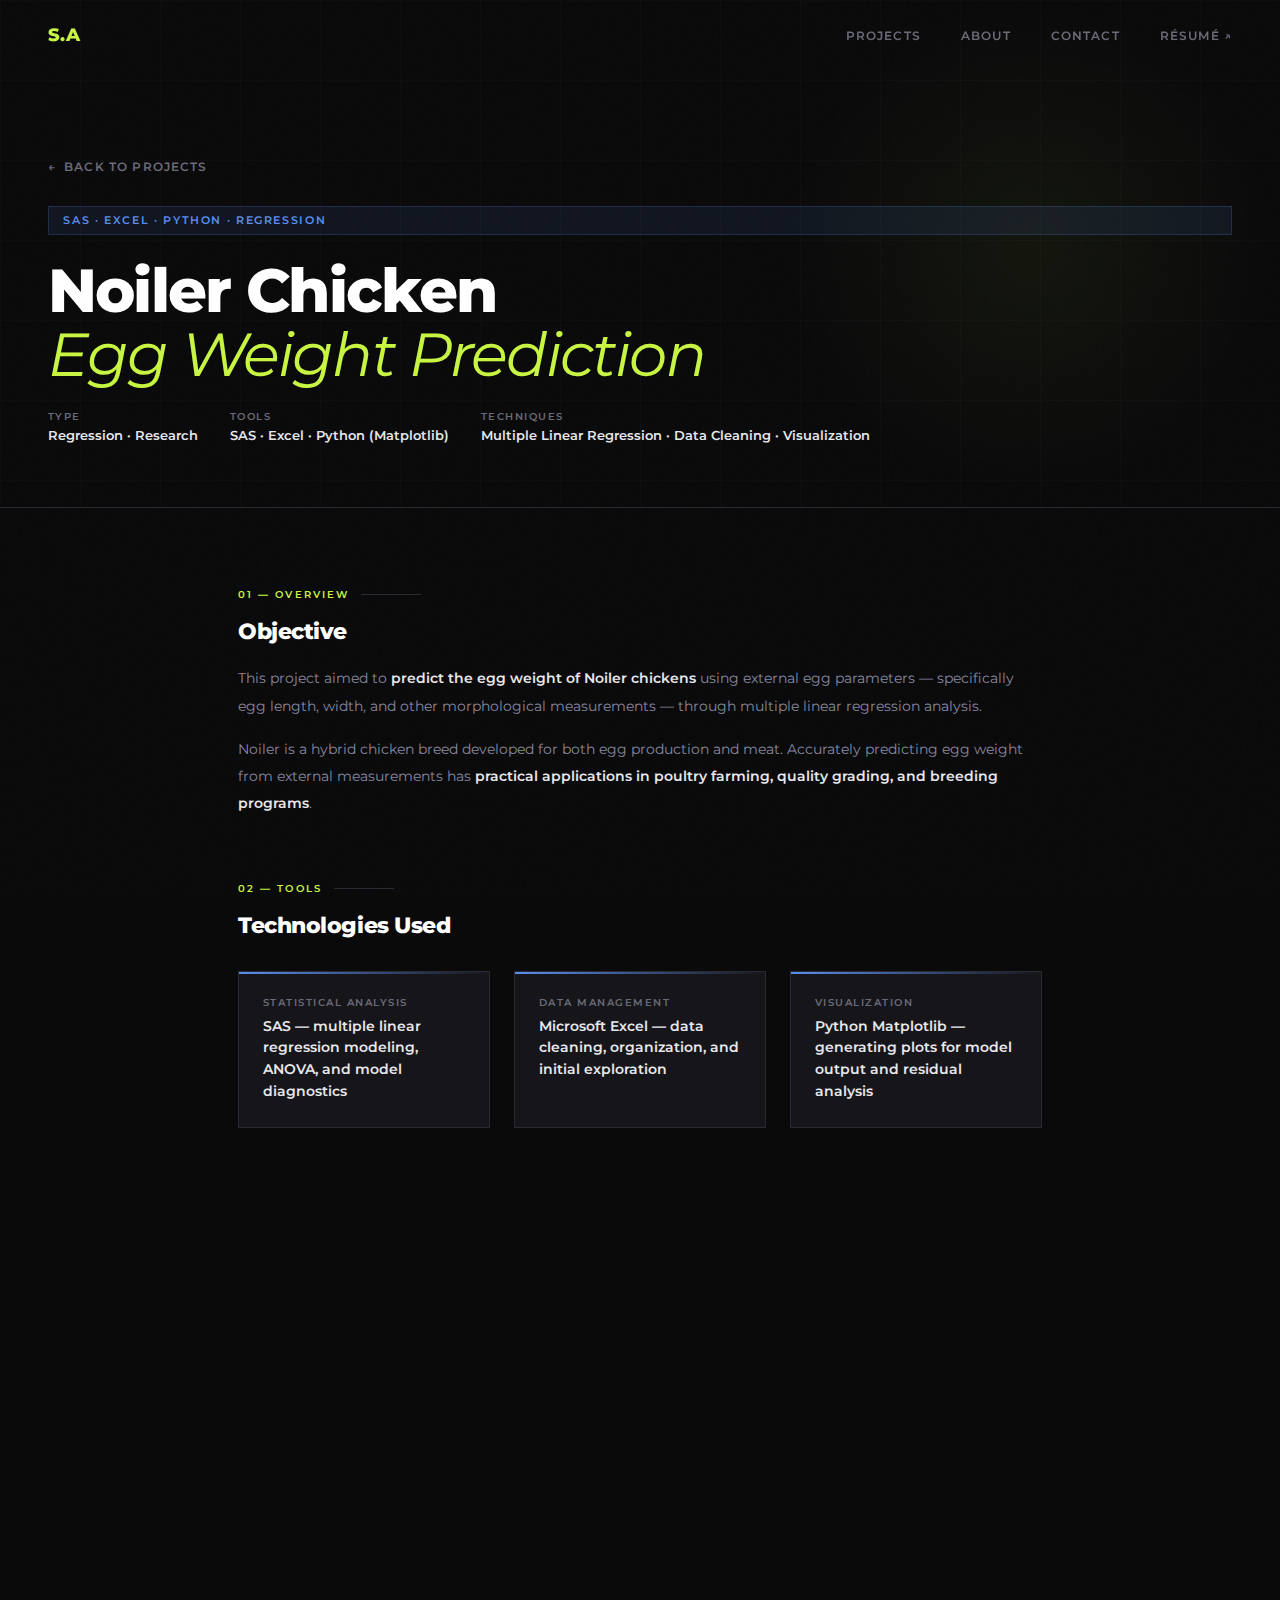
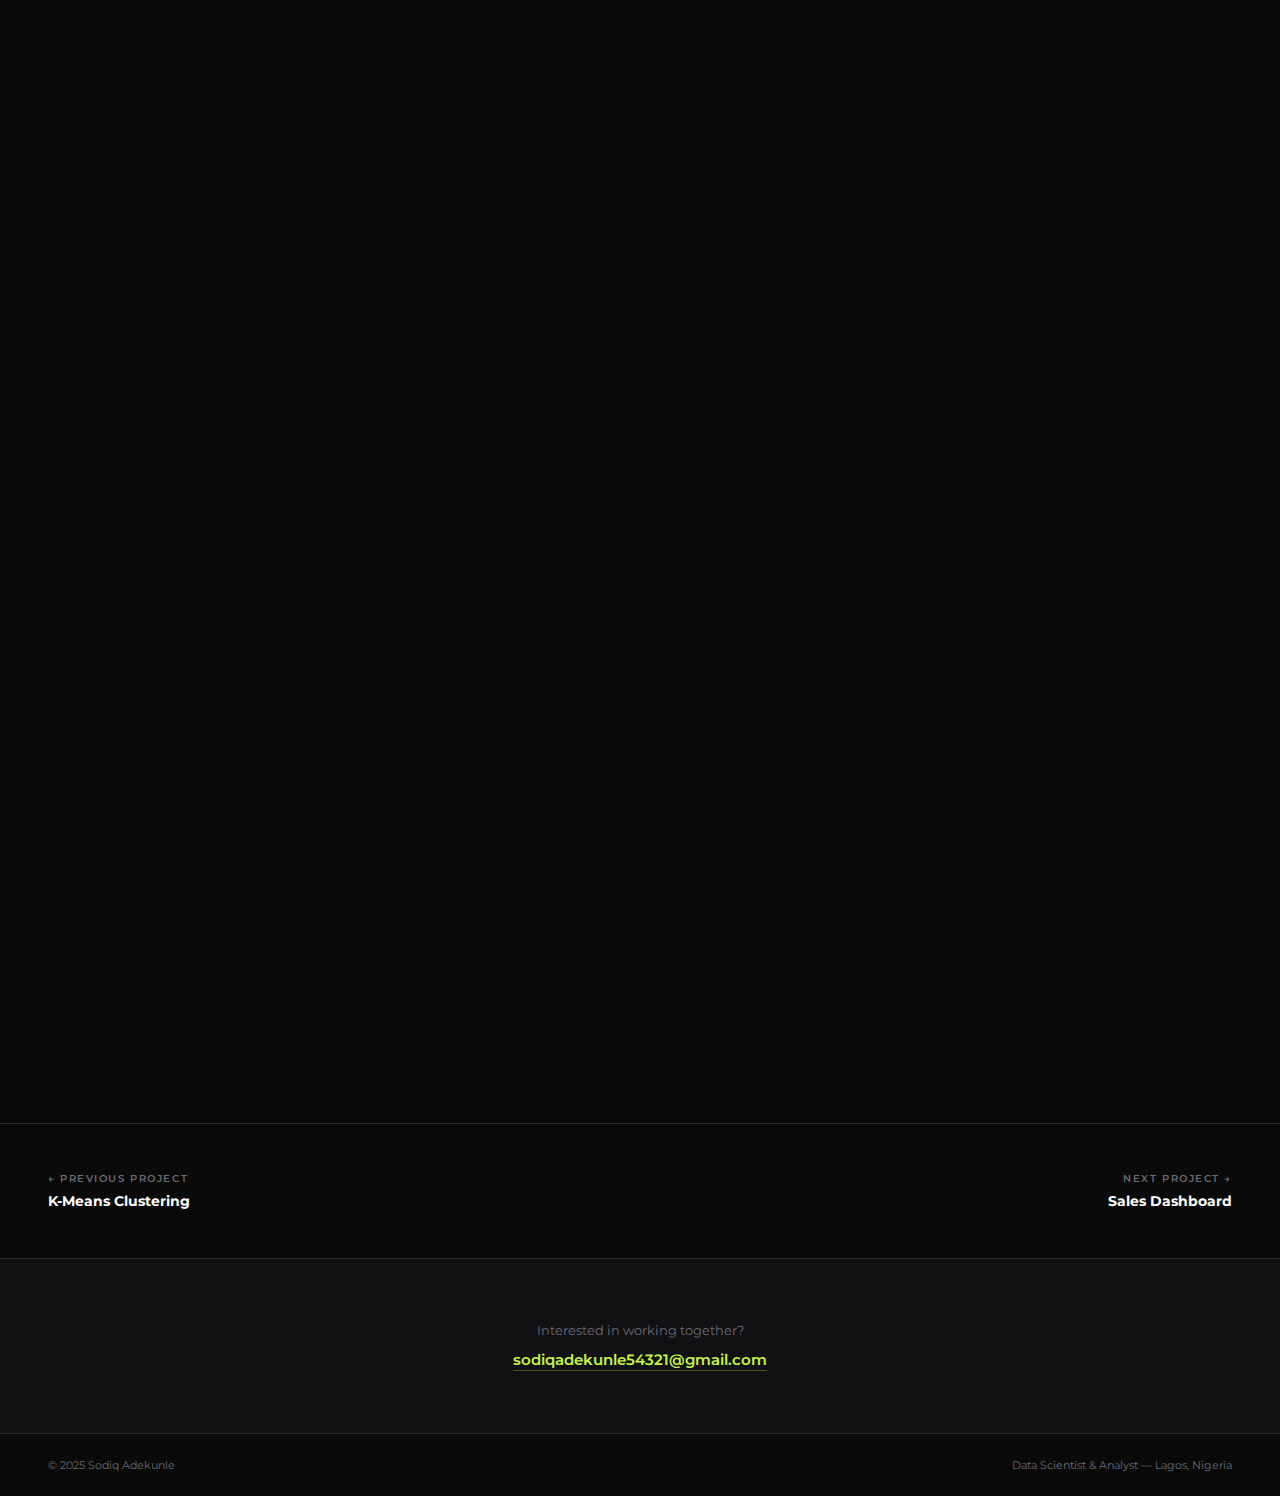
<file: project4.html>
<!DOCTYPE html>
<html lang="en">
<head>
<meta charset="UTF-8"/>
<meta name="viewport" content="width=device-width, initial-scale=1.0"/>
<title>Noiler Chicken Egg Weight Prediction — Sodiq Adekunle</title>
<link href="https://fonts.googleapis.com/css2?family=Montserrat:ital,wght@0,300;0,400;0,600;0,700;0,800;1,400&display=swap" rel="stylesheet"/>
<style>
  *, *::before, *::after { box-sizing: border-box; margin: 0; padding: 0; }
  :root { --bg: #0a0a0b; --surface: #111114; --card: #16161a; --border: #2a2a32; --accent: #c8f542; --accent2: #5b8dee; --text: #e8e8ec; --muted: #6b6b78; --white: #ffffff; }
  html { scroll-behavior: smooth; }
  body { background: var(--bg); color: var(--text); font-family: 'Montserrat', sans-serif; overflow-x: hidden; }
  body::before { content: ''; position: fixed; inset: 0; background-image: url("data:image/svg+xml,%3Csvg viewBox='0 0 256 256' xmlns='http://www.w3.org/2000/svg'%3E%3Cfilter id='noise'%3E%3CfeTurbulence type='fractalNoise' baseFrequency='0.9' numOctaves='4' stitchTiles='stitch'/%3E%3C/filter%3E%3Crect width='100%25' height='100%25' filter='url(%23noise)' opacity='0.03'/%3E%3C/svg%3E"); pointer-events: none; z-index: 1000; opacity: 0.4; }
  nav { position: fixed; top: 0; left: 0; right: 0; z-index: 100; display: flex; justify-content: space-between; align-items: center; padding: 1.5rem 3rem; border-bottom: 1px solid transparent; transition: border-color 0.3s, background 0.3s; }
  nav.scrolled { border-color: var(--border); background: rgba(10,10,11,0.85); backdrop-filter: blur(12px); }
  .nav-logo { font-weight: 800; font-size: 1.1rem; color: var(--accent); text-decoration: none; }
  .nav-links { display: flex; gap: 2.5rem; list-style: none; }
  .nav-links a { color: var(--muted); text-decoration: none; font-size: 0.72rem; letter-spacing: 0.1em; text-transform: uppercase; font-weight: 600; transition: color 0.2s; }
  .nav-links a:hover { color: var(--accent); }
  .page-hero { min-height: 55vh; display: flex; flex-direction: column; justify-content: flex-end; padding: 10rem 3rem 4rem; position: relative; overflow: hidden; border-bottom: 1px solid var(--border); }
  .page-hero-bg { position: absolute; inset: 0; background-image: linear-gradient(var(--border) 1px, transparent 1px), linear-gradient(90deg, var(--border) 1px, transparent 1px); background-size: 80px 80px; opacity: 0.15; }
  .page-hero-glow { position: absolute; top: 0; right: 0; width: 500px; height: 500px; background: radial-gradient(circle, rgba(200,245,66,0.05) 0%, transparent 70%); }
  .back-link { display: inline-flex; align-items: center; gap: 0.5rem; color: var(--muted); text-decoration: none; font-size: 0.72rem; letter-spacing: 0.1em; text-transform: uppercase; font-weight: 600; margin-bottom: 2rem; position: relative; transition: color 0.2s; }
  .back-link:hover { color: var(--accent); }
  .back-link::before { content: '←'; }
  .project-tag { display: inline-flex; align-items: center; background: rgba(91,141,238,0.1); border: 1px solid rgba(91,141,238,0.2); color: var(--accent2); font-size: 0.68rem; letter-spacing: 0.15em; text-transform: uppercase; font-weight: 600; padding: 0.4rem 0.9rem; margin-bottom: 1.5rem; position: relative; }
  .page-title { font-size: clamp(2rem, 5vw, 3.8rem); font-weight: 800; color: var(--white); letter-spacing: -0.03em; line-height: 1.05; max-width: 800px; position: relative; margin-bottom: 1.5rem; animation: fadeUp 0.6s ease both; }
  .page-title span { color: var(--accent); font-style: italic; font-weight: 400; }
  .page-meta { display: flex; gap: 2rem; flex-wrap: wrap; position: relative; }
  .meta-label { font-size: 0.62rem; letter-spacing: 0.15em; text-transform: uppercase; color: var(--muted); font-weight: 600; margin-bottom: 0.3rem; }
  .meta-value { font-size: 0.82rem; color: var(--text); font-weight: 600; }
  .content-wrap { max-width: 900px; margin: 0 auto; padding: 5rem 3rem; }
  .section-block { margin-bottom: 4rem; }
  .block-label { font-size: 0.65rem; letter-spacing: 0.2em; text-transform: uppercase; color: var(--accent); font-weight: 600; margin-bottom: 1rem; display: flex; align-items: center; gap: 0.75rem; }
  .block-label::after { content: ''; flex: 1; height: 1px; background: var(--border); max-width: 60px; }
  .block-title { font-size: 1.4rem; font-weight: 800; color: var(--white); letter-spacing: -0.02em; margin-bottom: 1.25rem; }
  .block-text { font-size: 0.875rem; line-height: 1.95; color: #8888a0; font-weight: 400; margin-bottom: 1rem; }
  .block-text strong { color: var(--text); font-weight: 600; }
  .two-col { display: grid; grid-template-columns: 1fr 1fr; gap: 1.5rem; margin: 2rem 0; }
  .three-col { display: grid; grid-template-columns: repeat(3, 1fr); gap: 1.5rem; margin: 2rem 0; }
  .info-card { background: var(--card); border: 1px solid var(--border); padding: 1.5rem; position: relative; overflow: hidden; transition: border-color 0.2s; }
  .info-card:hover { border-color: var(--accent); }
  .info-card::before { content: ''; position: absolute; top: 0; left: 0; right: 0; height: 2px; background: linear-gradient(90deg, var(--accent2), transparent); }
  .info-card-label { font-size: 0.62rem; letter-spacing: 0.15em; text-transform: uppercase; color: var(--muted); font-weight: 600; margin-bottom: 0.5rem; }
  .info-card-value { font-size: 0.85rem; color: var(--text); font-weight: 600; line-height: 1.6; }
  .insight-list { list-style: none; margin: 1.5rem 0; }
  .insight-list li { padding: 0.85rem 1rem 0.85rem 1.5rem; border-left: 2px solid var(--border); font-size: 0.85rem; color: #8888a0; line-height: 1.7; margin-bottom: 0.5rem; font-weight: 400; transition: border-color 0.2s, color 0.2s; }
  .insight-list li:hover { border-color: var(--accent); color: var(--text); }
  .insight-list li strong { color: var(--text); font-weight: 600; }
  .step-list { counter-reset: steps; list-style: none; margin: 1.5rem 0; }
  .step-list li { counter-increment: steps; padding: 1.25rem 1.25rem 1.25rem 4rem; background: var(--card); border: 1px solid var(--border); margin-bottom: 1px; position: relative; font-size: 0.85rem; color: #8888a0; line-height: 1.7; transition: border-color 0.2s; }
  .step-list li:hover { border-color: var(--accent); }
  .step-list li::before { content: counter(steps, decimal-leading-zero); position: absolute; left: 1.25rem; top: 1.25rem; font-size: 0.65rem; color: var(--accent); font-weight: 800; letter-spacing: 0.1em; }
  .step-list li strong { color: var(--text); font-weight: 600; display: block; margin-bottom: 0.25rem; }
  .conclusion-box { background: var(--card); border: 1px solid var(--border); padding: 2.5rem; position: relative; overflow: hidden; margin-top: 3rem; }
  .conclusion-box::before { content: ''; position: absolute; top: 0; left: 0; right: 0; height: 2px; background: linear-gradient(90deg, var(--accent), var(--accent2), transparent); }
  .project-nav { border-top: 1px solid var(--border); padding: 3rem; display: flex; justify-content: space-between; align-items: center; gap: 2rem; flex-wrap: wrap; }
  .proj-nav-link { display: flex; flex-direction: column; gap: 0.4rem; text-decoration: none; max-width: 300px; }
  .proj-nav-dir { font-size: 0.65rem; letter-spacing: 0.15em; text-transform: uppercase; color: var(--muted); font-weight: 600; }
  .proj-nav-title { font-size: 0.9rem; font-weight: 700; color: var(--white); transition: color 0.2s; }
  .proj-nav-link:hover .proj-nav-title { color: var(--accent); }
  .contact-strip { background: var(--surface); border-top: 1px solid var(--border); padding: 4rem 3rem; text-align: center; }
  .contact-strip p { font-size: 0.8rem; color: var(--muted); margin-bottom: 0.75rem; }
  .contact-strip a { color: var(--accent); text-decoration: none; font-weight: 600; font-size: 0.95rem; border-bottom: 1px solid rgba(200,245,66,0.3); padding-bottom: 0.1rem; }
  footer { padding: 1.5rem 3rem; border-top: 1px solid var(--border); display: flex; justify-content: space-between; flex-wrap: wrap; gap: 1rem; }
  footer p { font-size: 0.7rem; color: var(--muted); }
  @keyframes fadeUp { from { opacity: 0; transform: translateY(20px); } to { opacity: 1; transform: translateY(0); } }
  .reveal { opacity: 0; transform: translateY(25px); transition: opacity 0.6s ease, transform 0.6s ease; }
  .reveal.visible { opacity: 1; transform: translateY(0); }
  @media (max-width: 768px) { nav { padding: 1.2rem 1.5rem; } .nav-links { gap: 1.2rem; } .page-hero { padding: 8rem 1.5rem 3rem; } .content-wrap { padding: 3rem 1.5rem; } .two-col, .three-col { grid-template-columns: 1fr; } .project-nav { padding: 2rem 1.5rem; flex-direction: column; } footer { padding: 1.5rem; flex-direction: column; } }
</style>
</head>
<body>

<nav id="nav">
  <a href="index.html" class="nav-logo">S.A</a>
  <ul class="nav-links">
    <li><a href="index.html#projects">Projects</a></li>
    <li><a href="index.html#about">About</a></li>
    <li><a href="index.html#contact">Contact</a></li>
    <li><a href="https://drive.google.com/file/d/1_CsM5afkT_y94GV1ARpXX8L6drMx3aSq/view?usp=sharing" target="_blank">Résumé ↗</a></li>
  </ul>
</nav>

<section class="page-hero">
  <div class="page-hero-bg"></div>
  <div class="page-hero-glow"></div>
  <a href="index.html#projects" class="back-link">Back to Projects</a>
  <div class="project-tag">SAS · Excel · Python · Regression</div>
  <h1 class="page-title">Noiler Chicken<br><span>Egg Weight Prediction</span></h1>
  <div class="page-meta">
    <div class="meta-item"><div class="meta-label">Type</div><div class="meta-value">Regression · Research</div></div>
    <div class="meta-item"><div class="meta-label">Tools</div><div class="meta-value">SAS · Excel · Python (Matplotlib)</div></div>
    <div class="meta-item"><div class="meta-label">Techniques</div><div class="meta-value">Multiple Linear Regression · Data Cleaning · Visualization</div></div>
  </div>
</section>

<div class="content-wrap">

  <div class="section-block reveal">
    <div class="block-label">01 — Overview</div>
    <div class="block-title">Objective</div>
    <p class="block-text">This project aimed to <strong>predict the egg weight of Noiler chickens</strong> using external egg parameters — specifically egg length, width, and other morphological measurements — through multiple linear regression analysis.</p>
    <p class="block-text">Noiler is a hybrid chicken breed developed for both egg production and meat. Accurately predicting egg weight from external measurements has <strong>practical applications in poultry farming, quality grading, and breeding programs</strong>.</p>
  </div>

  <div class="section-block reveal">
    <div class="block-label">02 — Tools</div>
    <div class="block-title">Technologies Used</div>
    <div class="three-col">
      <div class="info-card">
        <div class="info-card-label">Statistical Analysis</div>
        <div class="info-card-value">SAS — multiple linear regression modeling, ANOVA, and model diagnostics</div>
      </div>
      <div class="info-card">
        <div class="info-card-label">Data Management</div>
        <div class="info-card-value">Microsoft Excel — data cleaning, organization, and initial exploration</div>
      </div>
      <div class="info-card">
        <div class="info-card-label">Visualization</div>
        <div class="info-card-value">Python Matplotlib — generating plots for model output and residual analysis</div>
      </div>
    </div>
  </div>

  <div class="section-block reveal">
    <div class="block-label">03 — Methodology</div>
    <div class="block-title">Project Pipeline</div>
    <ul class="step-list">
      <li><strong>Data Collection & Cleaning</strong>Egg measurements (length, width, shape index, etc.) collected and cleaned in Excel. Outliers and inconsistencies addressed before modeling.</li>
      <li><strong>Exploratory Analysis</strong>Descriptive statistics computed to understand the distribution of egg parameters and their relationships with egg weight.</li>
      <li><strong>Multiple Linear Regression in SAS</strong>Developed regression models to quantify the relationship between external egg parameters and egg weight. Model comparison using R², RMSE, and ANOVA significance tests.</li>
      <li><strong>Model Diagnostics</strong>Residual analysis performed to validate model assumptions — linearity, homoscedasticity, and normality of errors.</li>
      <li><strong>Visualization in Python</strong>Matplotlib used to generate regression plots, residual charts, and parameter contribution visuals for reporting.</li>
    </ul>
  </div>

  <div class="section-block reveal">
    <div class="block-label">04 — Insights</div>
    <div class="block-title">Key Findings</div>
    <ul class="insight-list">
      <li><strong>External parameters are predictive</strong> — egg length and width show strong linear relationships with egg weight, validating the regression approach.</li>
      <li><strong>Multiple predictors improve accuracy</strong> — combining several morphological measurements in a multivariate model outperforms any single-variable predictor.</li>
      <li><strong>Practical value for poultry farming</strong> — farmers and processors can use external measurements as a non-destructive proxy for egg weight, enabling faster quality sorting.</li>
      <li><strong>Consistent patterns across samples</strong> — model residuals showed no major violations of regression assumptions, confirming model reliability.</li>
    </ul>
  </div>

  <div class="conclusion-box reveal">
    <div class="block-label">05 — Conclusion</div>
    <p class="block-text">This research project successfully developed <strong>multiple linear regression models capable of predicting Noiler chicken egg weight from external morphological parameters</strong>. The cross-tool approach — SAS for rigorous statistical modeling, Excel for data management, and Python for visualization — demonstrates strong analytical versatility applied to an agricultural research problem with real-world impact.</p>
  </div>

</div>

<div class="project-nav">
  <a href="project1.html" class="proj-nav-link">
    <span class="proj-nav-dir">← Previous Project</span>
    <span class="proj-nav-title">K-Means Clustering</span>
  </a>
  <a href="project5.html" class="proj-nav-link" style="text-align:right;">
    <span class="proj-nav-dir">Next Project →</span>
    <span class="proj-nav-title">Sales Dashboard</span>
  </a>
</div>

<div class="contact-strip">
  <p>Interested in working together?</p>
  <a href="mailto:sodiqadekunle54321@gmail.com">sodiqadekunle54321@gmail.com</a>
</div>

<footer>
  <p>© 2025 Sodiq Adekunle</p>
  <p>Data Scientist & Analyst — Lagos, Nigeria</p>
</footer>

<script>
  const nav = document.getElementById('nav');
  window.addEventListener('scroll', () => { nav.classList.toggle('scrolled', window.scrollY > 50); });
  const reveals = document.querySelectorAll('.reveal');
  const observer = new IntersectionObserver(entries => {
    entries.forEach((e, i) => { if (e.isIntersecting) setTimeout(() => e.target.classList.add('visible'), i * 80); });
  }, { threshold: 0.1 });
  reveals.forEach(el => observer.observe(el));
</script>
</body>
</html>
</file>
<file: home.css>
.navigation-section {
    display: flex;
    background-color: rgb(255, 255, 255);
    margin: 0;
    height: 60px;
    align-items: center;
    
}
.right-section {
    display: flex;
    position: absolute;
    right: 0px;
    column-gap: 50px;
    font-size: 18px;
    margin-right: 100px;
}
.left-section {
    margin-left: 70px;
    font-weight: 800;
    font-size: 18px;
}
body {
    margin: 0;
    font-family: montserrat;
    margin-bottom: 80px;
   
}
.section1 {
    display: grid;
    grid-template-columns: 1fr 1fr;
    background-color: rgb(252, 251, 255);
    align-items: center;
    padding: 20px;
}

@media only screen and (max-width: 650px) {
    .section1 {
        display: flex;
        flex-direction: column;
        align-items: center;
        text-align: center; /* Ensures text is centered for better readability */
        padding: 15px;
    }
  }

.name-paragraph {
    font-size: 28px;
    font-family: montserrat;
    font-weight: 800;
    margin-left: 100px;
}

@media only screen and (max-width: 650px) {
    .name-paragraph, .intro-paragraph  {
      display: block;
      text-align: center;
      margin-left: 0px;
    }
  }

.intro-paragraph {
    margin-left: 100px;
    font-size: 18px;
}

@media only screen and (max-width: 650px) {
    .intro-paragraph  {
      display: block;
      text-align: center;
      margin-left: 0px;
    }
  }


.project-button {
    padding: 15px;
    margin-left: 100px;
    margin-top: 25px;
    background-color:rgb(64, 30, 255) ;
    color:white;
    border-width: 0;
    padding-left: 40px;
    padding-right: 40px;
    font-size: 16px;
    font-family: montserrat;
}
.mypic {
    height: 300px;
    border-radius: 200px;
    margin-left:300px;
    animation: fadeIn 5.5s;
    width: 320px;
}

@media only screen and (max-width: 650px) {
    .mypic {
        height: 400px;
        display: block;
  margin-left: auto;
  margin-right: auto;
  margin-top: 40px;
    }
  }

.project-head {
    margin-left: 100px;
    font-weight: 600;
    margin-top: 30px;
    margin-bottom: 30px;
    font-size: 30px;
}

.project-head_2 {
    margin-left: 100px;
    font-weight: 600;
    margin-top: 50px;
    margin-bottom: 30px;
    font-size: 30px;
}

.send-message {
    font-weight: 800;
    margin-left: 100px;
    font-size: 34px;
    margin-top: 100px;
}
.message-text {
    margin-left: 100px;
    font-size: 18px;
}
.mail {
    margin-top: 40px;
    margin-left: 100px;
    font-size: 18px;
}

.project-link {
color: blue;
margin-left: 30px;
}
.project-link:hover {
    font-weight: 800;
}

.project-link_2 {
    color: blue;
    margin-left: 50px;
    }
.project-link_2:hover {
        font-weight: 800;
    }

    .highlight {
        margin-left: 30px;
    }
</file>
<file: faq.css>
.faq {
    padding-top: 30px;
    padding-bottom: 30px;
    border-bottom:1px solid #dbdada;
    margin-left: 100px;
    margin-right: 100px;
   border-width: 2px;
   cursor: pointer;
 }

 .question {
    display:flex;
    justify-content: space-between;
    align-items: center;
 }
 .head {
    font-size: 16px;
    font-weight: 600;
 }

.answer {
    max-height: 0;
    overflow: hidden;
    transition: max-height 1.4s ease;
}

.answer p {
    padding-top: 0.5rem;
    line-height:1.5;
    font-size: 14px;
    font-weight: 400;
    margin-left: 30px;
}

@media only screen and (max-width: 650px) {
  .answer p {
    line-height:1.3;
    
  }
}
.faq.active .answer {
    max-height: 400px;
    
}
a {
    text-decoration: none;
    color: black;
}


  .logo-box {
    display: flex;
   margin-top: 60px;
   margin-left: 700px;
 }

 .logo {
    height: 30px;
 }
 @media only screen and (max-width: 650px) {
    .logo-box {
       margin-left: 250px;
    }
  }
</file>
<file: about.css>
body {
    background-color: rgb(48, 92, 153);
}

.model-img {
    display: block;
  margin-left: auto;
  margin-right: auto;
  width: 50%;
  animation: fadeIn 5.5s;
}

.img-box {
    margin: auto;
}

.about-text {
    margin: auto;
  width: 50%;
  padding-top: 30px;
  text-align: center;
  background-color: white;
  height: 500px;
  font-weight: 500;
  line-height: 1.5rem;
  font-size: 16px;
  padding-bottom: 70px;
  padding-left: 20px;
  padding-right: 20px;
  
}

a {
    text-decoration: none;
    color: black;
    cursor: pointer;
 }

 .logo {
    height: 30px;
    margin-top: 40px;
    
 }
</file>
<file: project1.css>
.model-img {
   display: block;
   margin: 50px auto; /* Combines top, left, and right margins */
   width: 50%; /* Adjust percentage for different sizes */
   max-width: 600px; /* Ensures the image doesn't grow too large */
   height: auto; /* Maintains the aspect ratio */
   animation: fadeIn 5.5s;
 }
body {
    background-color: rgb(248, 247, 250);
}
.head {
   font-size: 16px;
    font-weight: 500;
    margin-left: 100px;
    margin-top: 50px;
 }

 .description {
    margin-left: 100px;
    font-size: 14px;
    margin-right: 100px;
    line-height: 1.8;
 }

 .description_1 {
   font-size: 14px;
   text-align: center;
   line-height: 1.8;
}

 a {
    text-decoration: none;
    color: black;
    cursor: pointer;
 }
 .result {
    width: 60%;
    display: block;
  margin-left: auto;
  margin-right: auto;
  margin-top: 70px;
 }
</file>
<file: project2.css>
.model-img {
    display: block;
  margin-left: auto;
  margin-right: auto;
  width: 50%;
  margin-top: 30px;
  animation: fadeIn 5.5s;
}
body {
    background-color: rgb(248, 247, 250);
}
.head {
   font-size: 16px;
   font-weight: 500;
   margin-left: 100px;
   margin-top: 50px;
 }

 .description {
    margin-left: 100px;
    font-size: 14px;
    margin-right: 100px;
    
    line-height: 1.8;
 }
 a {
    text-decoration: none;
    color: black;
    cursor: pointer;
 }
 .result {
    width: 60%;
    display: block;
  margin-left: auto;
  margin-right: auto;
  margin-top: 70px;
 }
 .description_1 {
   font-size: 14px;
   text-align: center;
   line-height: 1.8;
}
</file>
<file: project3.css>
.model-img {
    display: block;
  margin-left: auto;
  margin-right: auto;
  width: 50%;
  margin-top: 30px;
  animation: fadeIn 5.5s;
}
body {
    background-color: rgb(248, 247, 250);
}
.head {
    font-size: 16px;
    font-weight: 500;
    margin-left: 100px;
    margin-top: 50px;
 }
 .figure-tag {
    margin-left: 100px;
    font-size: 14px;
    margin-top: 40px;
 }

 .description {
    margin-left: 100px;
    font-size: 14px;
    margin-right: 100px;
    line-height: 1.8;
 }
 a {
    text-decoration: none;
    color: black;
    cursor: pointer;
 }
 .result {
    width: 60%;
    display: block;
  margin-left: auto;
  margin-right: auto;
  margin-top: 20px;
  margin-bottom: 60px;
 }

 .description_1 {
   font-size: 14px;
   text-align: center;
   line-height: 1.8;
}
</file>
